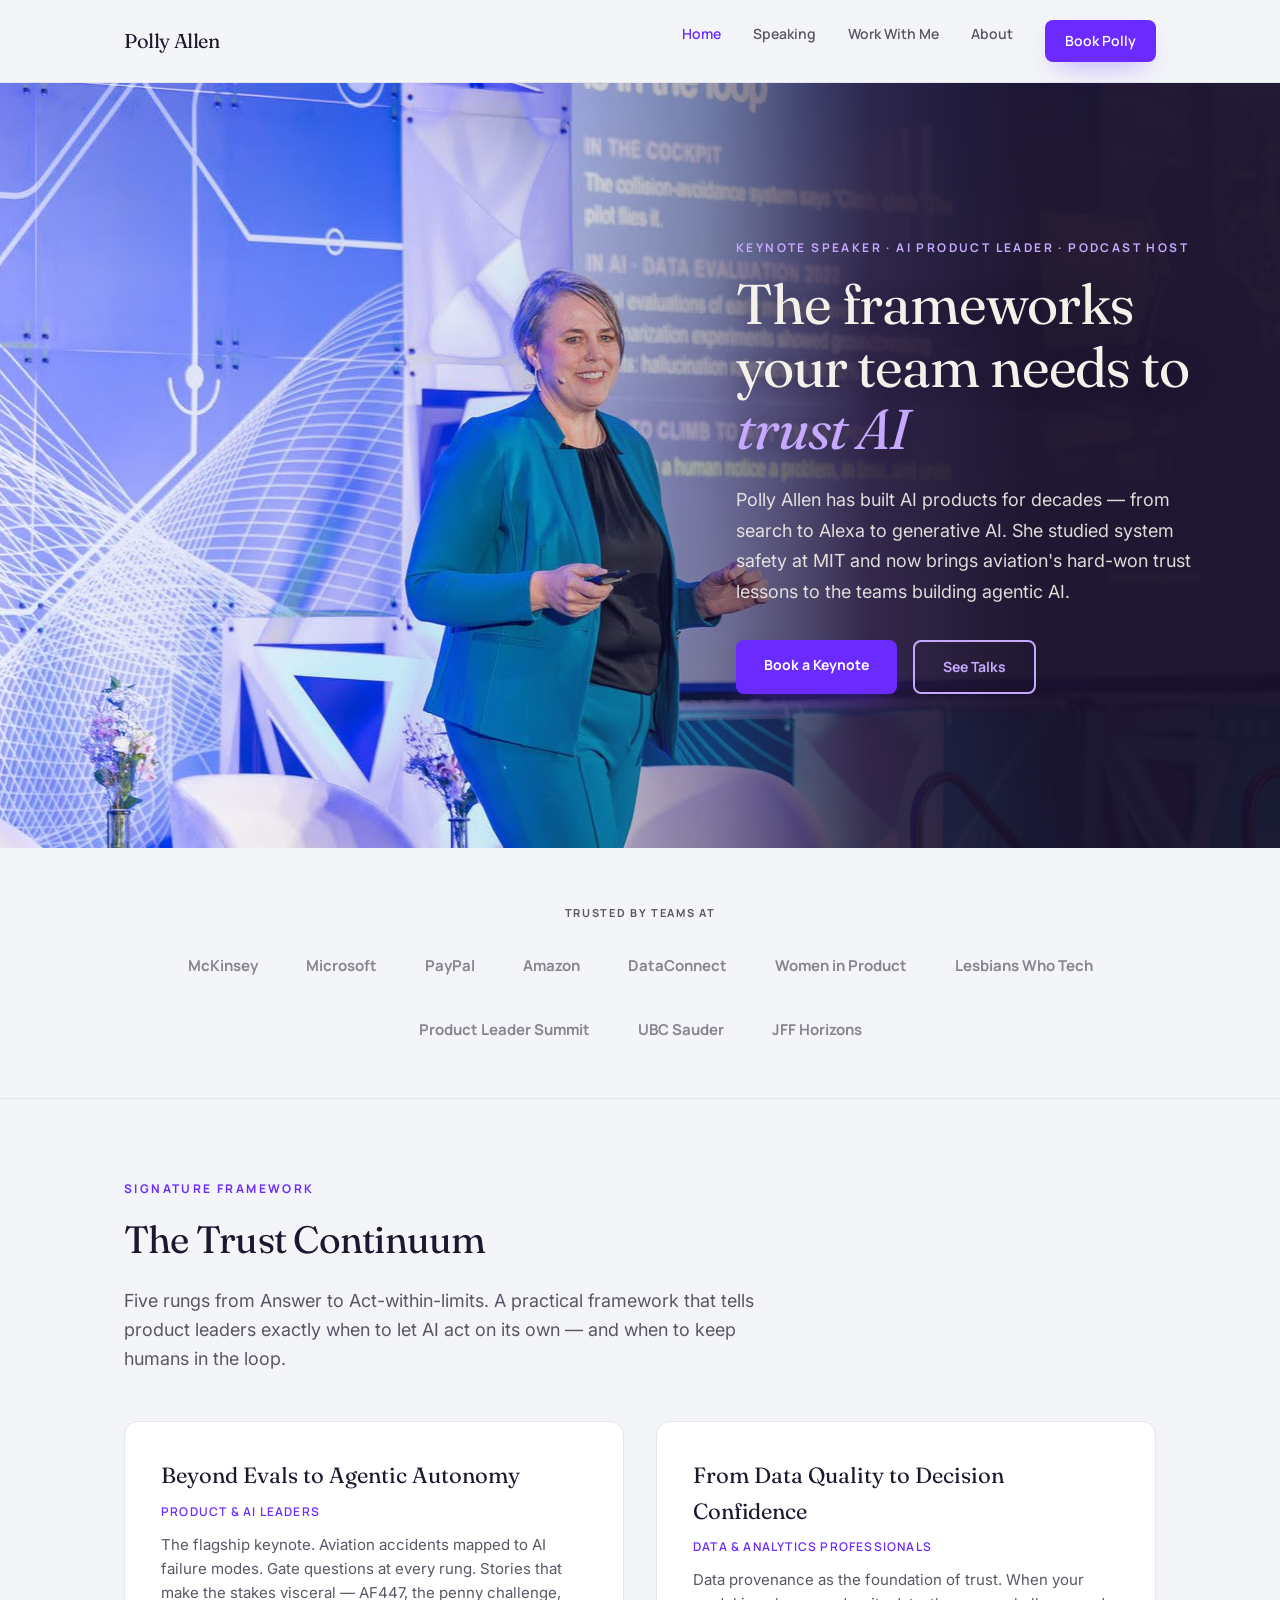
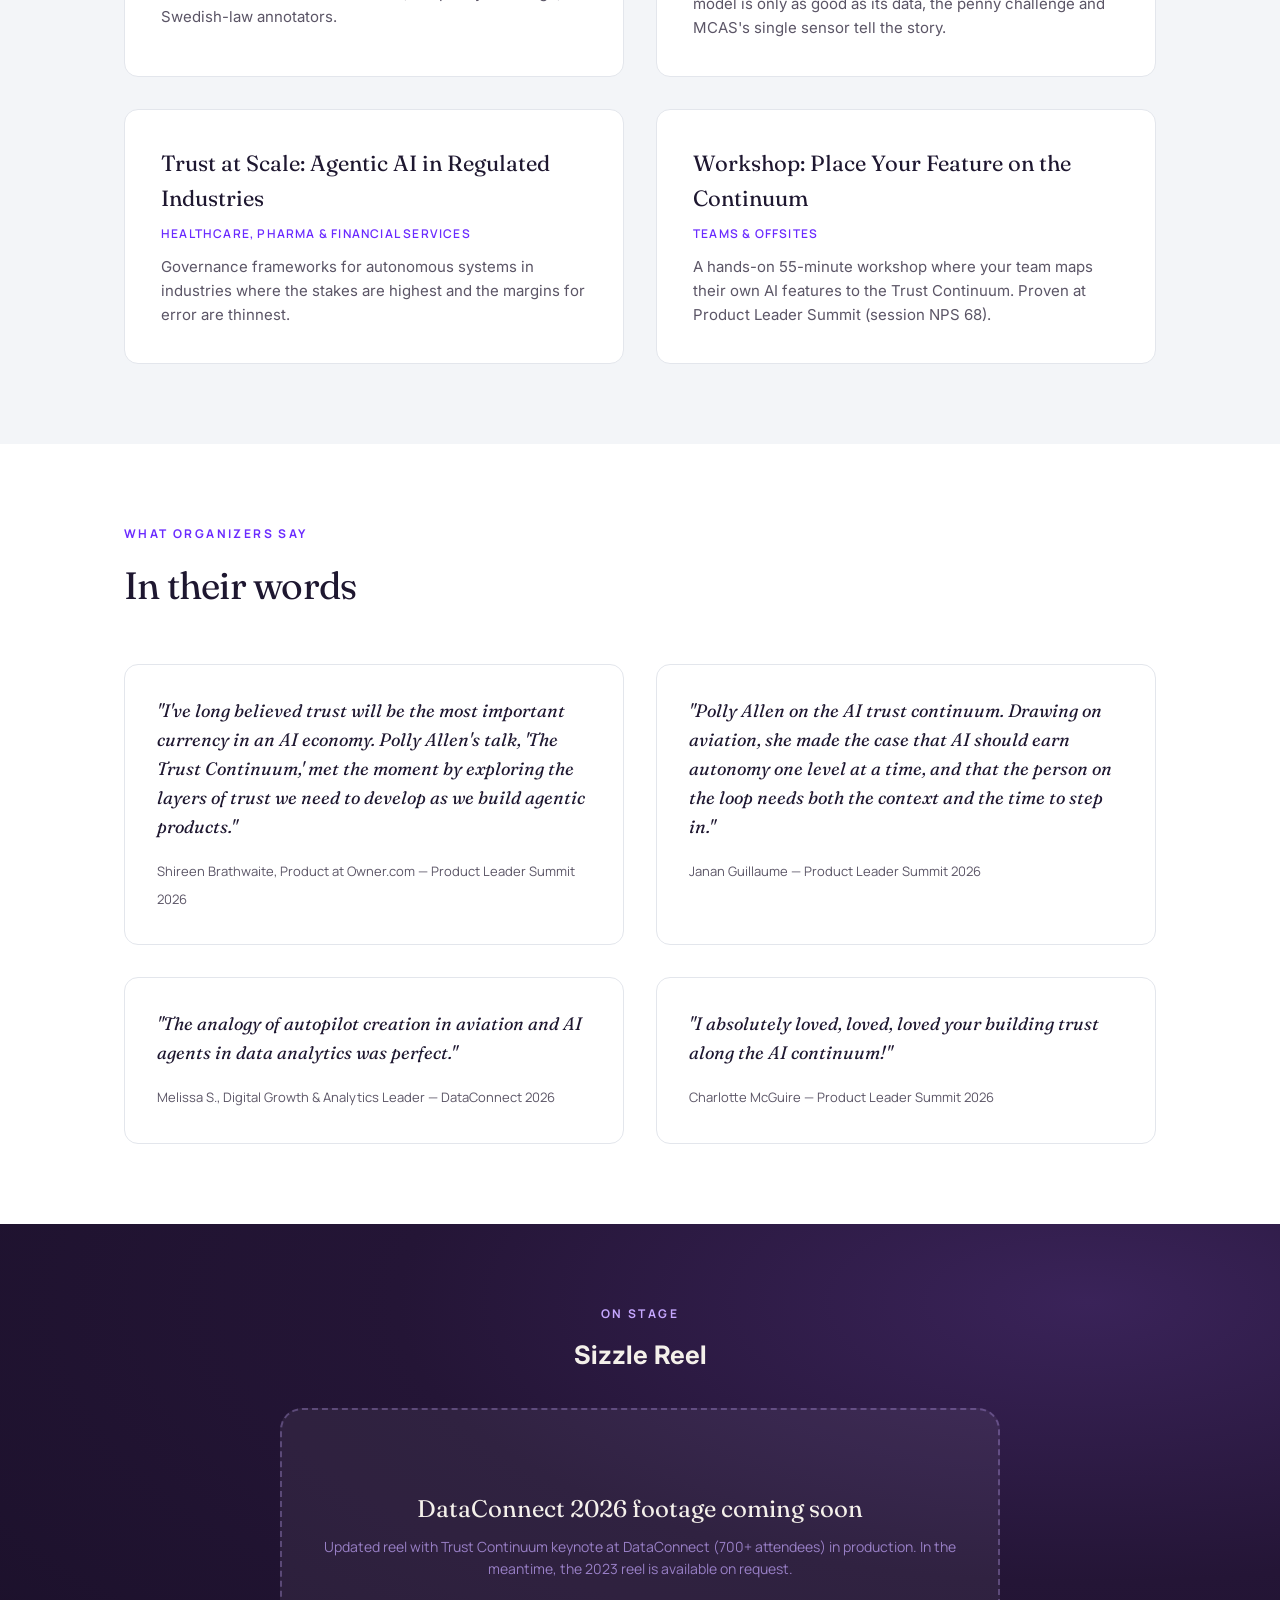
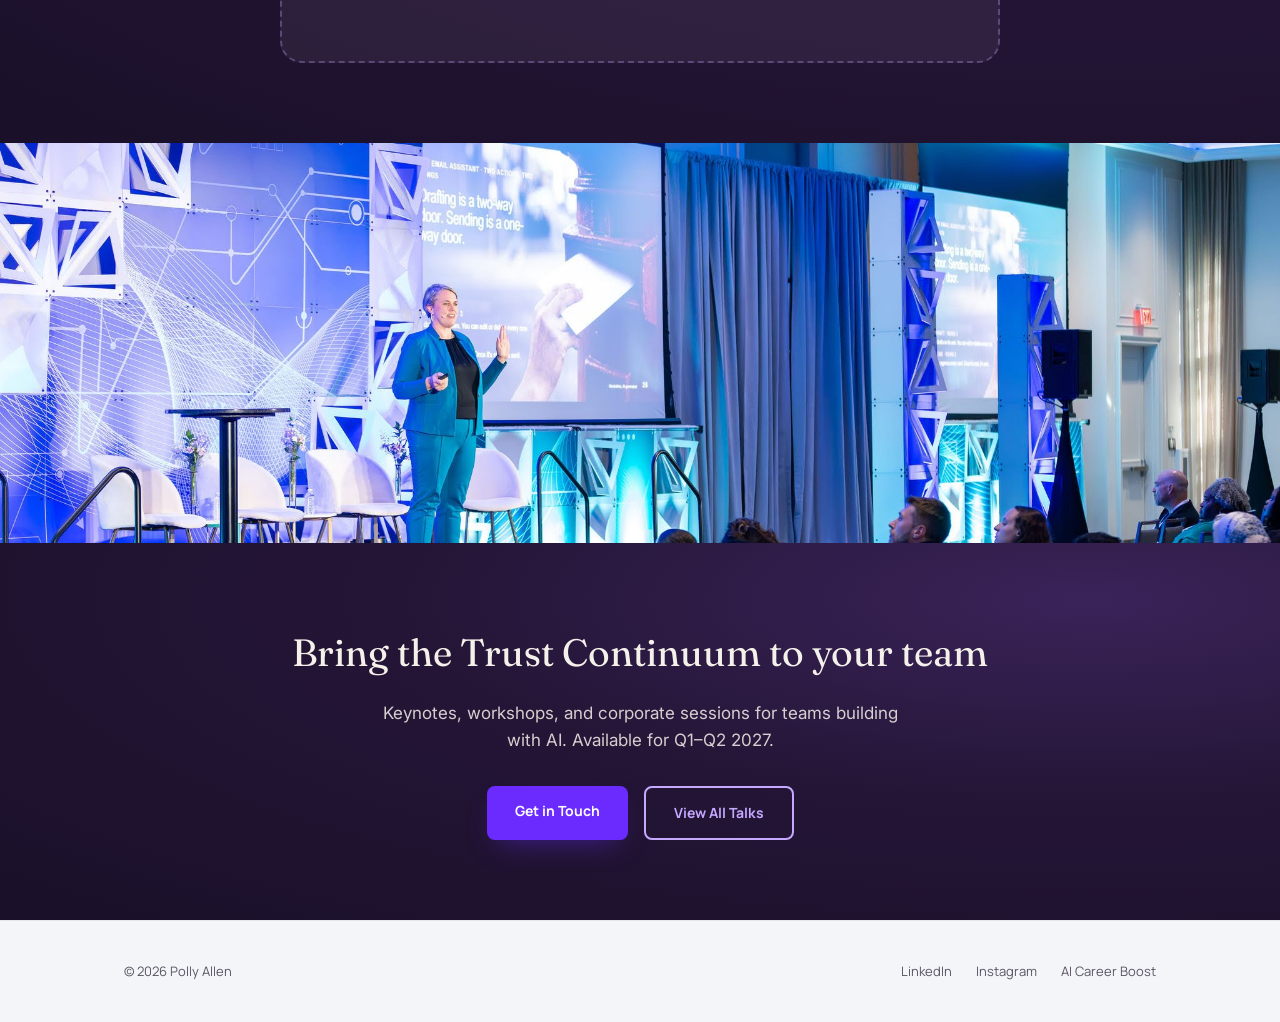
<file: index.html>
<!DOCTYPE html>
<html lang="en">
<head>
  <meta charset="UTF-8">
  <meta name="viewport" content="width=device-width, initial-scale=1.0">
  <title>Polly Allen — AI Keynote Speaker &amp; Product Leader</title>
  <meta name="description" content="Polly Allen is an AI keynote speaker and product leader. Her signature talk, The Trust Continuum, maps aviation safety to agentic AI autonomy.">
  <link rel="stylesheet" href="css/style.css">
</head>
<body>

  <!-- Nav -->
  <nav class="site-nav">
    <div class="wrap">
      <a href="index.html" class="site-nav__name">Polly Allen</a>
      <ul class="site-nav__links">
        <li><a href="index.html" class="active">Home</a></li>
        <li><a href="speaking.html">Speaking</a></li>
        <li><a href="work.html">Work With Me</a></li>
        <li><a href="about.html">About</a></li>
        <li><a href="mailto:speaking@pollymallen.com" class="btn btn-primary" style="padding:10px 20px; color:#fff;">Book Polly</a></li>
      </ul>
    </div>
  </nav>

  <!-- Hero -->
  <section class="hero">
    <div class="hero__content">
      <div class="hero__text">
        <p class="hero__eyebrow">Keynote Speaker · AI Product Leader · Podcast Host</p>
        <h1>The frameworks your team needs to <em>trust AI</em></h1>
        <p class="hero__sub">Polly Allen has built AI products for decades — from search to Alexa to generative AI. She studied system safety at MIT and now brings aviation's hard-won trust lessons to the teams building agentic AI.</p>
        <div style="display:flex; gap:16px; flex-wrap:wrap;">
          <a href="mailto:speaking@pollymallen.com" class="btn btn-primary">Book a Keynote</a>
          <a href="speaking.html" class="btn btn-outline">See Talks</a>
        </div>
      </div>
    </div>
  </section>

  <!-- Logos -->
  <div class="logos">
    <div class="wrap">
      <p class="logos__label">Trusted by teams at</p>
      <div class="logos__grid">
        <span>McKinsey</span>
        <span>Microsoft</span>
        <span>PayPal</span>
        <span>Amazon</span>
        <span>DataConnect</span>
        <span>Women in Product</span>
        <span>Lesbians Who Tech</span>
        <span>Product Leader Summit</span>
        <span>UBC Sauder</span>
        <span>JFF Horizons</span>
      </div>
    </div>
  </div>

  <!-- Framework preview -->
  <section class="section">
    <div class="wrap">
      <p class="section__eyebrow">Signature Framework</p>
      <h2>The Trust Continuum</h2>
      <p class="section__lead">Five rungs from Answer to Act-within-limits. A practical framework that tells product leaders exactly when to let AI act on its own — and when to keep humans in the loop.</p>

      <div class="talks-grid">
        <div class="talk-card">
          <h3>Beyond Evals to Agentic Autonomy</h3>
          <p class="audience">Product &amp; AI Leaders</p>
          <p>The flagship keynote. Aviation accidents mapped to AI failure modes. Gate questions at every rung. Stories that make the stakes visceral — AF447, the penny challenge, Swedish-law annotators.</p>
        </div>
        <div class="talk-card">
          <h3>From Data Quality to Decision Confidence</h3>
          <p class="audience">Data &amp; Analytics Professionals</p>
          <p>Data provenance as the foundation of trust. When your model is only as good as its data, the penny challenge and MCAS's single sensor tell the story.</p>
        </div>
        <div class="talk-card">
          <h3>Trust at Scale: Agentic AI in Regulated Industries</h3>
          <p class="audience">Healthcare, Pharma &amp; Financial Services</p>
          <p>Governance frameworks for autonomous systems in industries where the stakes are highest and the margins for error are thinnest.</p>
        </div>
        <div class="talk-card">
          <h3>Workshop: Place Your Feature on the Continuum</h3>
          <p class="audience">Teams &amp; Offsites</p>
          <p>A hands-on 55-minute workshop where your team maps their own AI features to the Trust Continuum. Proven at Product Leader Summit (session NPS 68).</p>
        </div>
      </div>
    </div>
  </section>

  <!-- Quotes -->
  <section class="section section--alt">
    <div class="wrap">
      <p class="section__eyebrow">What Organizers Say</p>
      <h2>In their words</h2>
      <p class="section__lead"></p>

      <div class="quotes-grid">
        <div class="quote-card">
          <blockquote>"I've long believed trust will be the most important currency in an AI economy. Polly Allen's talk, 'The Trust Continuum,' met the moment by exploring the layers of trust we need to develop as we build agentic products."</blockquote>
          <cite>Shireen Brathwaite, Product at Owner.com — Product Leader Summit 2026</cite>
        </div>
        <div class="quote-card">
          <blockquote>"Polly Allen on the AI trust continuum. Drawing on aviation, she made the case that AI should earn autonomy one level at a time, and that the person on the loop needs both the context and the time to step in."</blockquote>
          <cite>Janan Guillaume — Product Leader Summit 2026</cite>
        </div>
        <div class="quote-card">
          <blockquote>"The analogy of autopilot creation in aviation and AI agents in data analytics was perfect."</blockquote>
          <cite>Melissa S., Digital Growth &amp; Analytics Leader — DataConnect 2026</cite>
        </div>
        <div class="quote-card">
          <blockquote>"I absolutely loved, loved, loved your building trust along the AI continuum!"</blockquote>
          <cite>Charlotte McGuire — Product Leader Summit 2026</cite>
        </div>
      </div>
    </div>
  </section>

  <!-- Sizzle reel -->
  <section class="reel-section">
    <div class="wrap" style="text-align:center;">
      <p class="section__eyebrow" style="color:var(--lilac);">On Stage</p>
      <h2 style="color:var(--cream); margin-bottom:32px;">Sizzle Reel</h2>
      <div class="reel-placeholder">
        <p class="reel-title">DataConnect 2026 footage coming soon</p>
        <p>Updated reel with Trust Continuum keynote at DataConnect (700+ attendees) in production. In the meantime, the 2023 reel is available on request.</p>
      </div>
    </div>
  </section>

  <!-- Stage photo -->
  <img src="img/polly-audience.jpg" alt="Full audience at DataConnect 2026 during Polly Allen's Trust Continuum keynote" class="stage-photo">

  <!-- CTA -->
  <section class="cta-banner">
    <div class="wrap">
      <h2>Bring the Trust Continuum to your team</h2>
      <p>Keynotes, workshops, and corporate sessions for teams building with AI. Available for Q1–Q2 2027.</p>
      <div class="btn-group">
        <a href="mailto:speaking@pollymallen.com" class="btn btn-primary">Get in Touch</a>
        <a href="speaking.html" class="btn btn-outline">View All Talks</a>
      </div>
    </div>
  </section>

  <!-- Footer -->
  <footer class="site-footer">
    <div class="wrap">
      <span>&copy; 2026 Polly Allen</span>
      <ul class="site-footer__links">
        <li><a href="https://www.linkedin.com/in/pollymallen/" target="_blank" rel="noopener">LinkedIn</a></li>
        <li><a href="https://www.instagram.com/pollymallen/" target="_blank" rel="noopener">Instagram</a></li>
        <li><a href="https://aicareerboost.com" target="_blank" rel="noopener">AI Career Boost</a></li>
      </ul>
    </div>
  </footer>

</body>
</html>
</file>
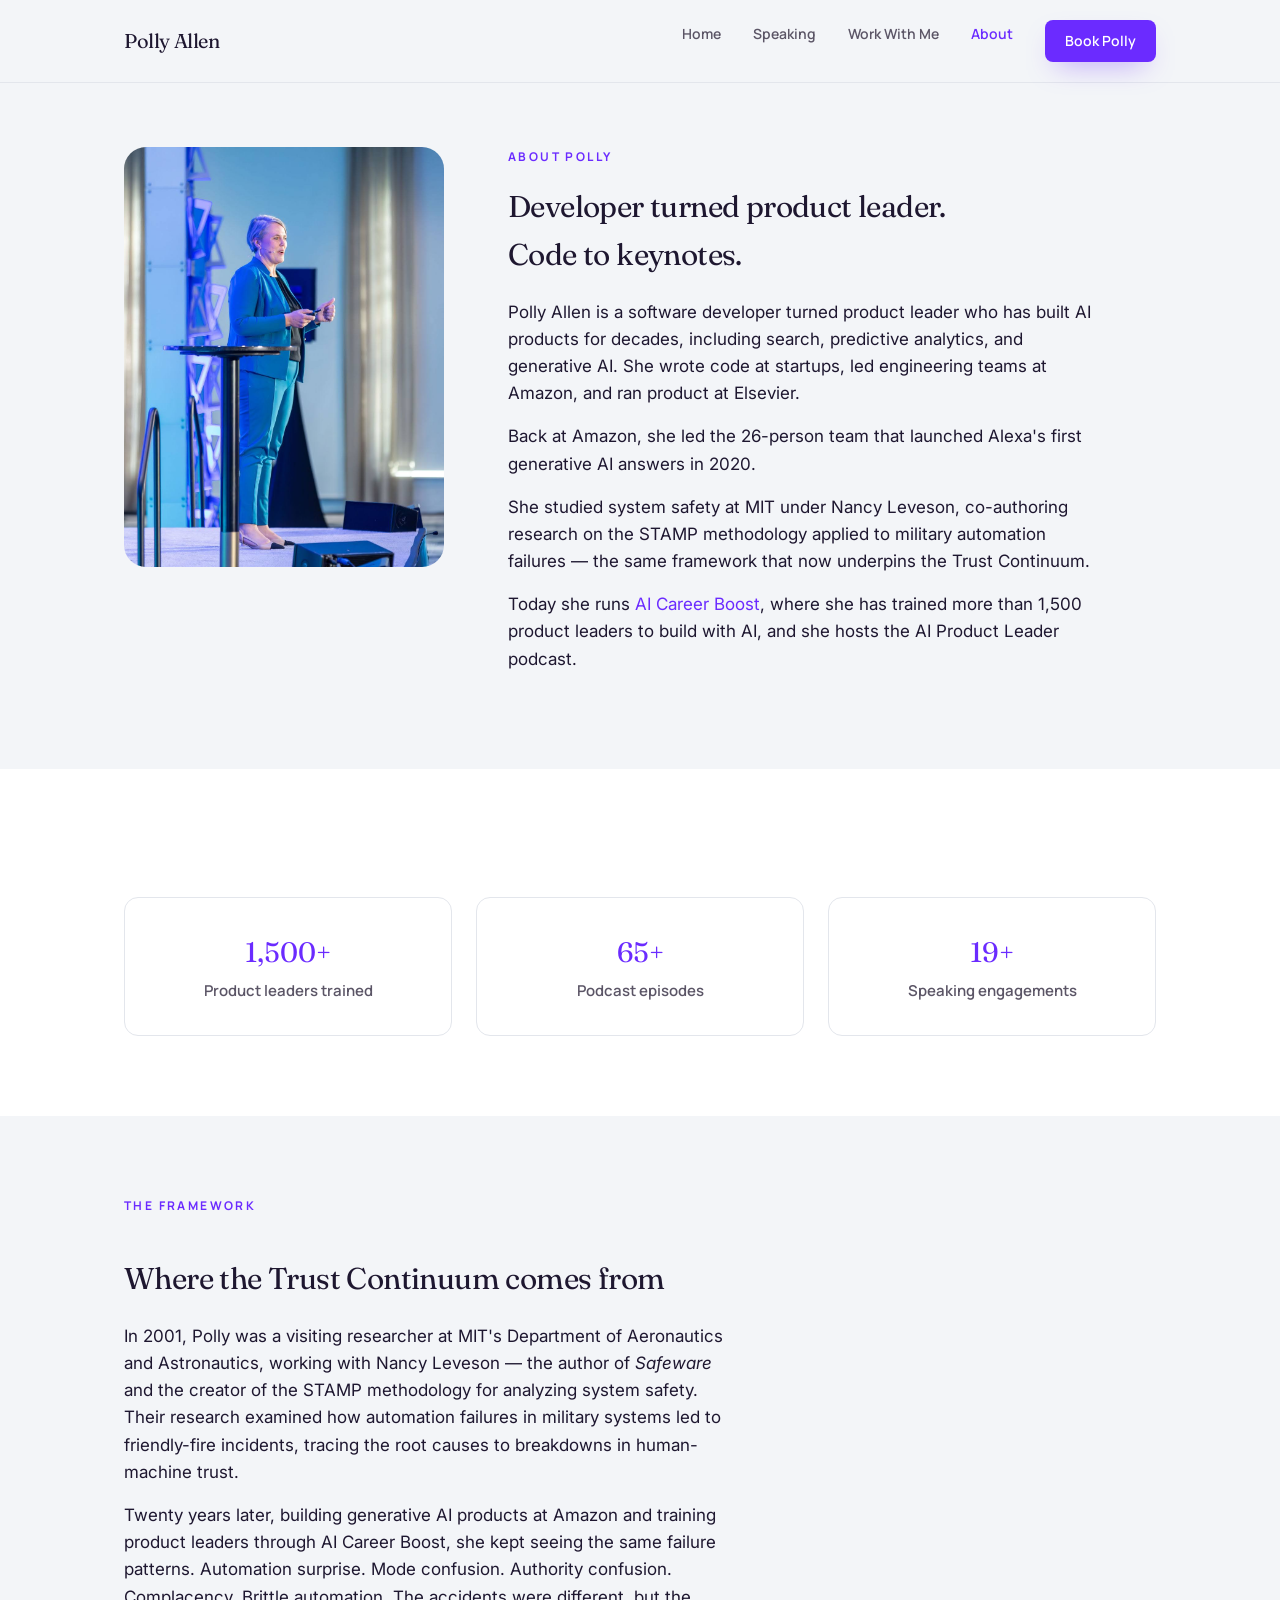
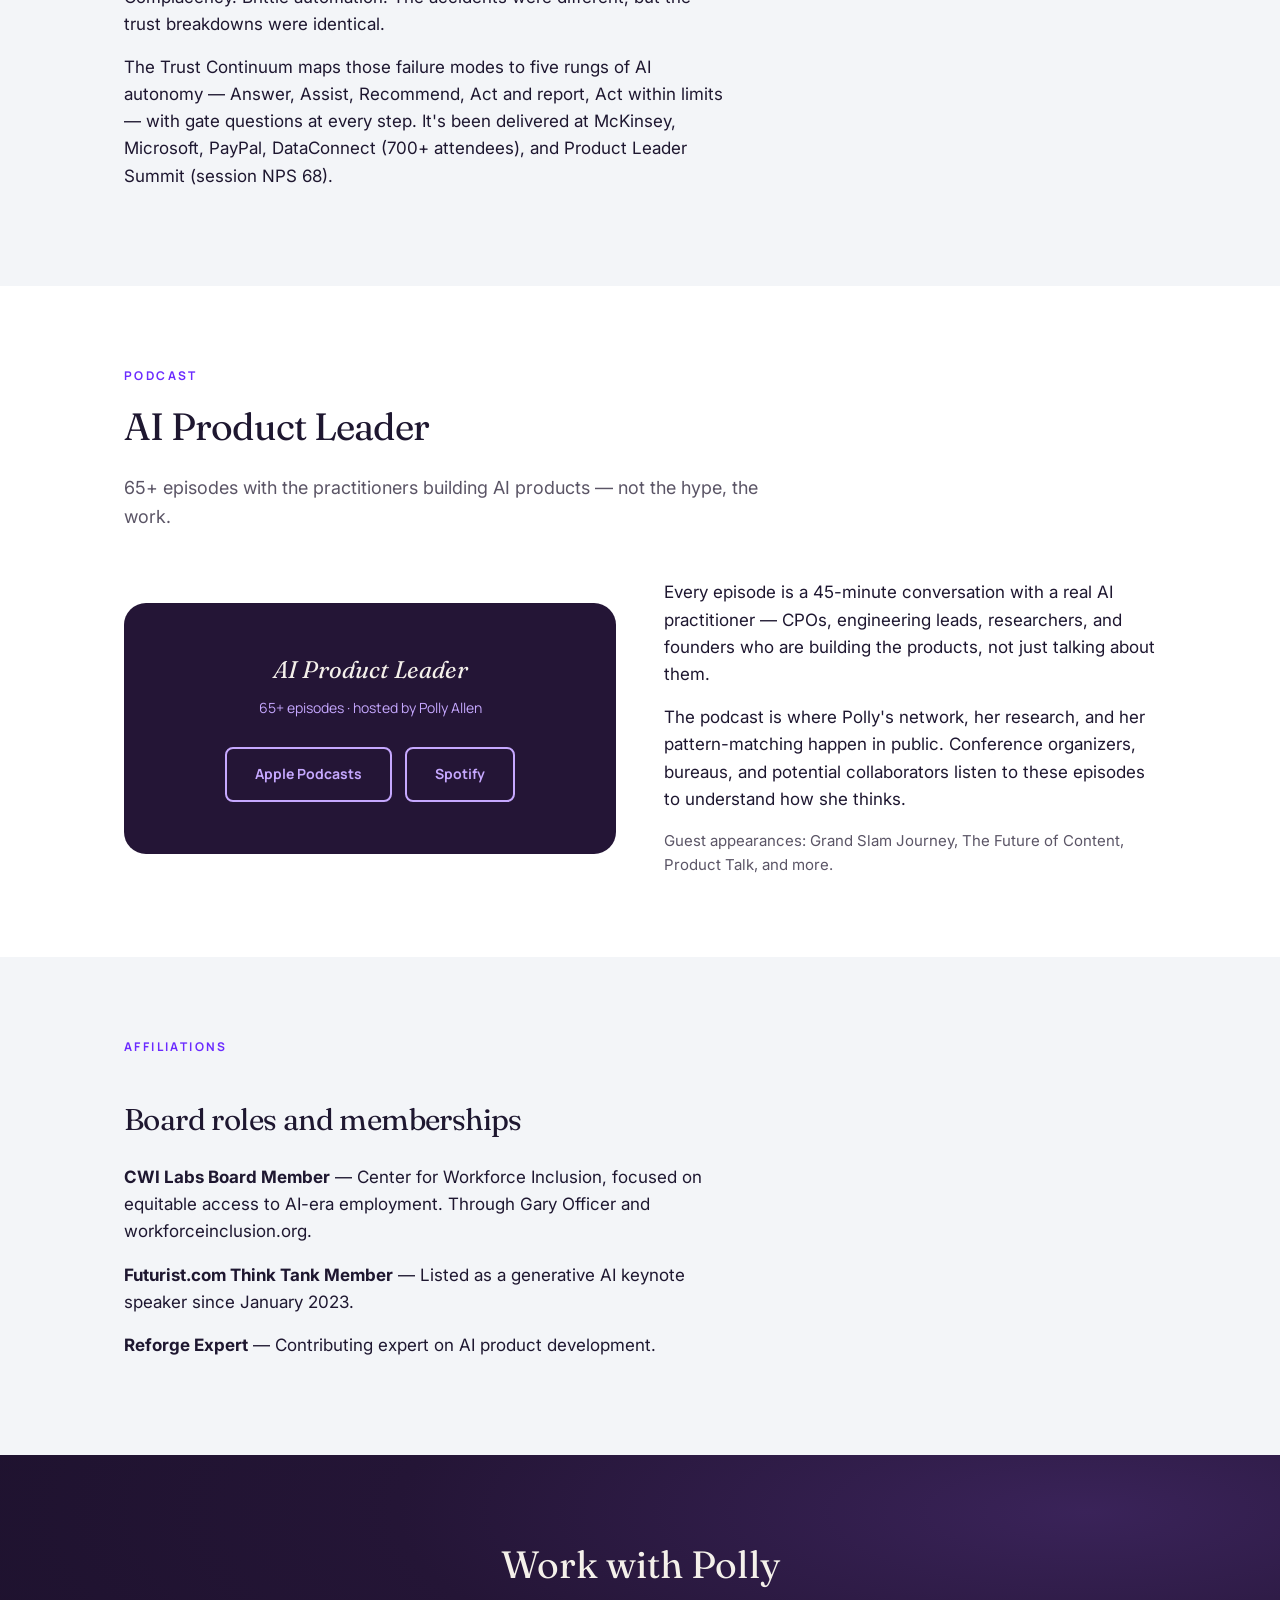
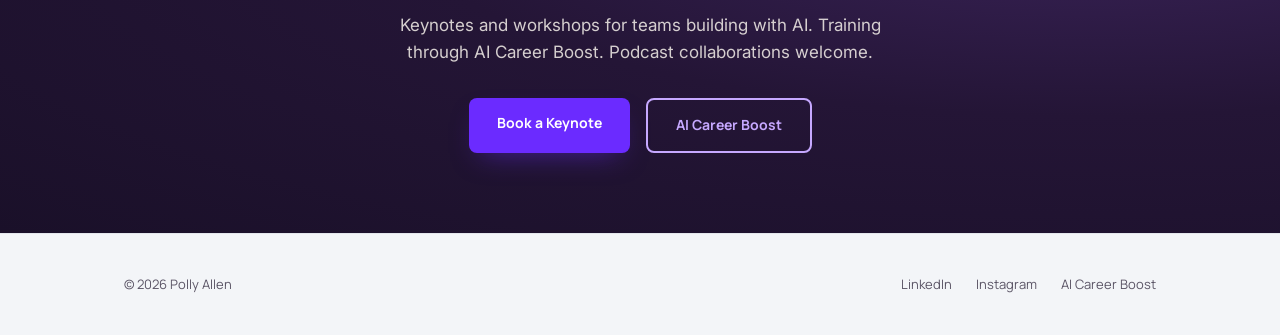
<file: about.html>
<!DOCTYPE html>
<html lang="en">
<head>
  <meta charset="UTF-8">
  <meta name="viewport" content="width=device-width, initial-scale=1.0">
  <title>About — Polly Allen</title>
  <meta name="description" content="Polly Allen: software developer turned product leader, MIT system safety researcher, Alexa AI team lead, and host of the AI Product Leader podcast.">
  <link rel="stylesheet" href="css/style.css">
</head>
<body>

  <!-- Nav -->
  <nav class="site-nav">
    <div class="wrap">
      <a href="index.html" class="site-nav__name">Polly Allen</a>
      <ul class="site-nav__links">
        <li><a href="index.html">Home</a></li>
        <li><a href="speaking.html">Speaking</a></li>
        <li><a href="work.html">Work With Me</a></li>
        <li><a href="about.html" class="active">About</a></li>
        <li><a href="mailto:speaking@pollymallen.com" class="btn btn-primary" style="padding:10px 20px; color:#fff;">Book Polly</a></li>
      </ul>
    </div>
  </nav>

  <!-- About hero -->
  <section class="section" style="padding-top:64px;">
    <div class="wrap">
      <div class="about-hero">
        <img src="img/polly-speaking.jpg" alt="Polly Allen" class="about-hero__photo">
        <div class="about-content">
          <p class="section__eyebrow">About Polly</p>
          <h2 style="margin-top:8px;">Developer turned product leader. <br>Code to keynotes.</h2>
          <p>Polly Allen is a software developer turned product leader who has built AI products for decades, including search, predictive analytics, and generative AI. She wrote code at startups, led engineering teams at Amazon, and ran product at Elsevier.</p>
          <p>Back at Amazon, she led the 26-person team that launched Alexa's first generative AI answers in 2020.</p>
          <p>She studied system safety at MIT under Nancy Leveson, co-authoring research on the STAMP methodology applied to military automation failures — the same framework that now underpins the Trust Continuum.</p>
          <p>Today she runs <a href="https://aicareerboost.com">AI Career Boost</a>, where she has trained more than 1,500 product leaders to build with AI, and she hosts the AI Product Leader podcast.</p>
        </div>
      </div>
    </div>
  </section>

  <!-- Credentials -->
  <section class="section section--alt">
    <div class="wrap">
      <div class="credentials-grid">
        <div class="credential">
          <div class="number">1,500+</div>
          <div class="label">Product leaders trained</div>
        </div>
        <div class="credential">
          <div class="number">65+</div>
          <div class="label">Podcast episodes</div>
        </div>
        <div class="credential">
          <div class="number">19+</div>
          <div class="label">Speaking engagements</div>
        </div>
      </div>
    </div>
  </section>

  <!-- The Trust Continuum origin -->
  <section class="section">
    <div class="wrap">
      <div class="about-content" style="max-width:720px;">
        <p class="section__eyebrow">The Framework</p>
        <h2>Where the Trust Continuum comes from</h2>
        <p>In 2001, Polly was a visiting researcher at MIT's Department of Aeronautics and Astronautics, working with Nancy Leveson — the author of <em>Safeware</em> and the creator of the STAMP methodology for analyzing system safety. Their research examined how automation failures in military systems led to friendly-fire incidents, tracing the root causes to breakdowns in human-machine trust.</p>
        <p>Twenty years later, building generative AI products at Amazon and training product leaders through AI Career Boost, she kept seeing the same failure patterns. Automation surprise. Mode confusion. Authority confusion. Complacency. Brittle automation. The accidents were different, but the trust breakdowns were identical.</p>
        <p>The Trust Continuum maps those failure modes to five rungs of AI autonomy — Answer, Assist, Recommend, Act and report, Act within limits — with gate questions at every step. It's been delivered at McKinsey, Microsoft, PayPal, DataConnect (700+ attendees), and Product Leader Summit (session NPS 68).</p>
      </div>
    </div>
  </section>

  <!-- Podcast -->
  <section class="section section--alt">
    <div class="wrap">
      <p class="section__eyebrow">Podcast</p>
      <h2>AI Product Leader</h2>
      <p class="section__lead">65+ episodes with the practitioners building AI products — not the hype, the work.</p>

      <div class="podcast-feature">
        <div class="podcast-feature__art">
          <p class="title">AI Product Leader</p>
          <p class="eps">65+ episodes · hosted by Polly Allen</p>
          <div style="margin-top:24px;">
            <a href="https://podcasts.apple.com/podcast/ai-product-leader" target="_blank" rel="noopener" class="btn btn-outline" style="margin:4px;">Apple Podcasts</a>
            <a href="https://open.spotify.com/show/ai-product-leader" target="_blank" rel="noopener" class="btn btn-outline" style="margin:4px;">Spotify</a>
          </div>
        </div>
        <div>
          <p style="margin-bottom:16px;">Every episode is a 45-minute conversation with a real AI practitioner — CPOs, engineering leads, researchers, and founders who are building the products, not just talking about them.</p>
          <p style="margin-bottom:16px;">The podcast is where Polly's network, her research, and her pattern-matching happen in public. Conference organizers, bureaus, and potential collaborators listen to these episodes to understand how she thinks.</p>
          <p style="color:var(--muted); font-size:0.9375rem;">Guest appearances: Grand Slam Journey, The Future of Content, Product Talk, and more.</p>
        </div>
      </div>
    </div>
  </section>

  <!-- Board + credentials -->
  <section class="section">
    <div class="wrap">
      <div class="about-content" style="max-width:720px;">
        <p class="section__eyebrow">Affiliations</p>
        <h2>Board roles and memberships</h2>
        <p><strong>CWI Labs Board Member</strong> — Center for Workforce Inclusion, focused on equitable access to AI-era employment. Through Gary Officer and workforceinclusion.org.</p>
        <p><strong>Futurist.com Think Tank Member</strong> — Listed as a generative AI keynote speaker since January 2023.</p>
        <p><strong>Reforge Expert</strong> — Contributing expert on AI product development.</p>
      </div>
    </div>
  </section>

  <!-- CTA -->
  <section class="cta-banner">
    <div class="wrap">
      <h2>Work with Polly</h2>
      <p>Keynotes and workshops for teams building with AI. Training through AI Career Boost. Podcast collaborations welcome.</p>
      <div class="btn-group">
        <a href="mailto:speaking@pollymallen.com" class="btn btn-primary">Book a Keynote</a>
        <a href="https://aicareerboost.com" class="btn btn-outline" target="_blank" rel="noopener">AI Career Boost</a>
      </div>
    </div>
  </section>

  <!-- Footer -->
  <footer class="site-footer">
    <div class="wrap">
      <span>&copy; 2026 Polly Allen</span>
      <ul class="site-footer__links">
        <li><a href="https://www.linkedin.com/in/pollymallen/" target="_blank" rel="noopener">LinkedIn</a></li>
        <li><a href="https://www.instagram.com/pollymallen/" target="_blank" rel="noopener">Instagram</a></li>
        <li><a href="https://aicareerboost.com" target="_blank" rel="noopener">AI Career Boost</a></li>
      </ul>
    </div>
  </footer>

</body>
</html>
</file>
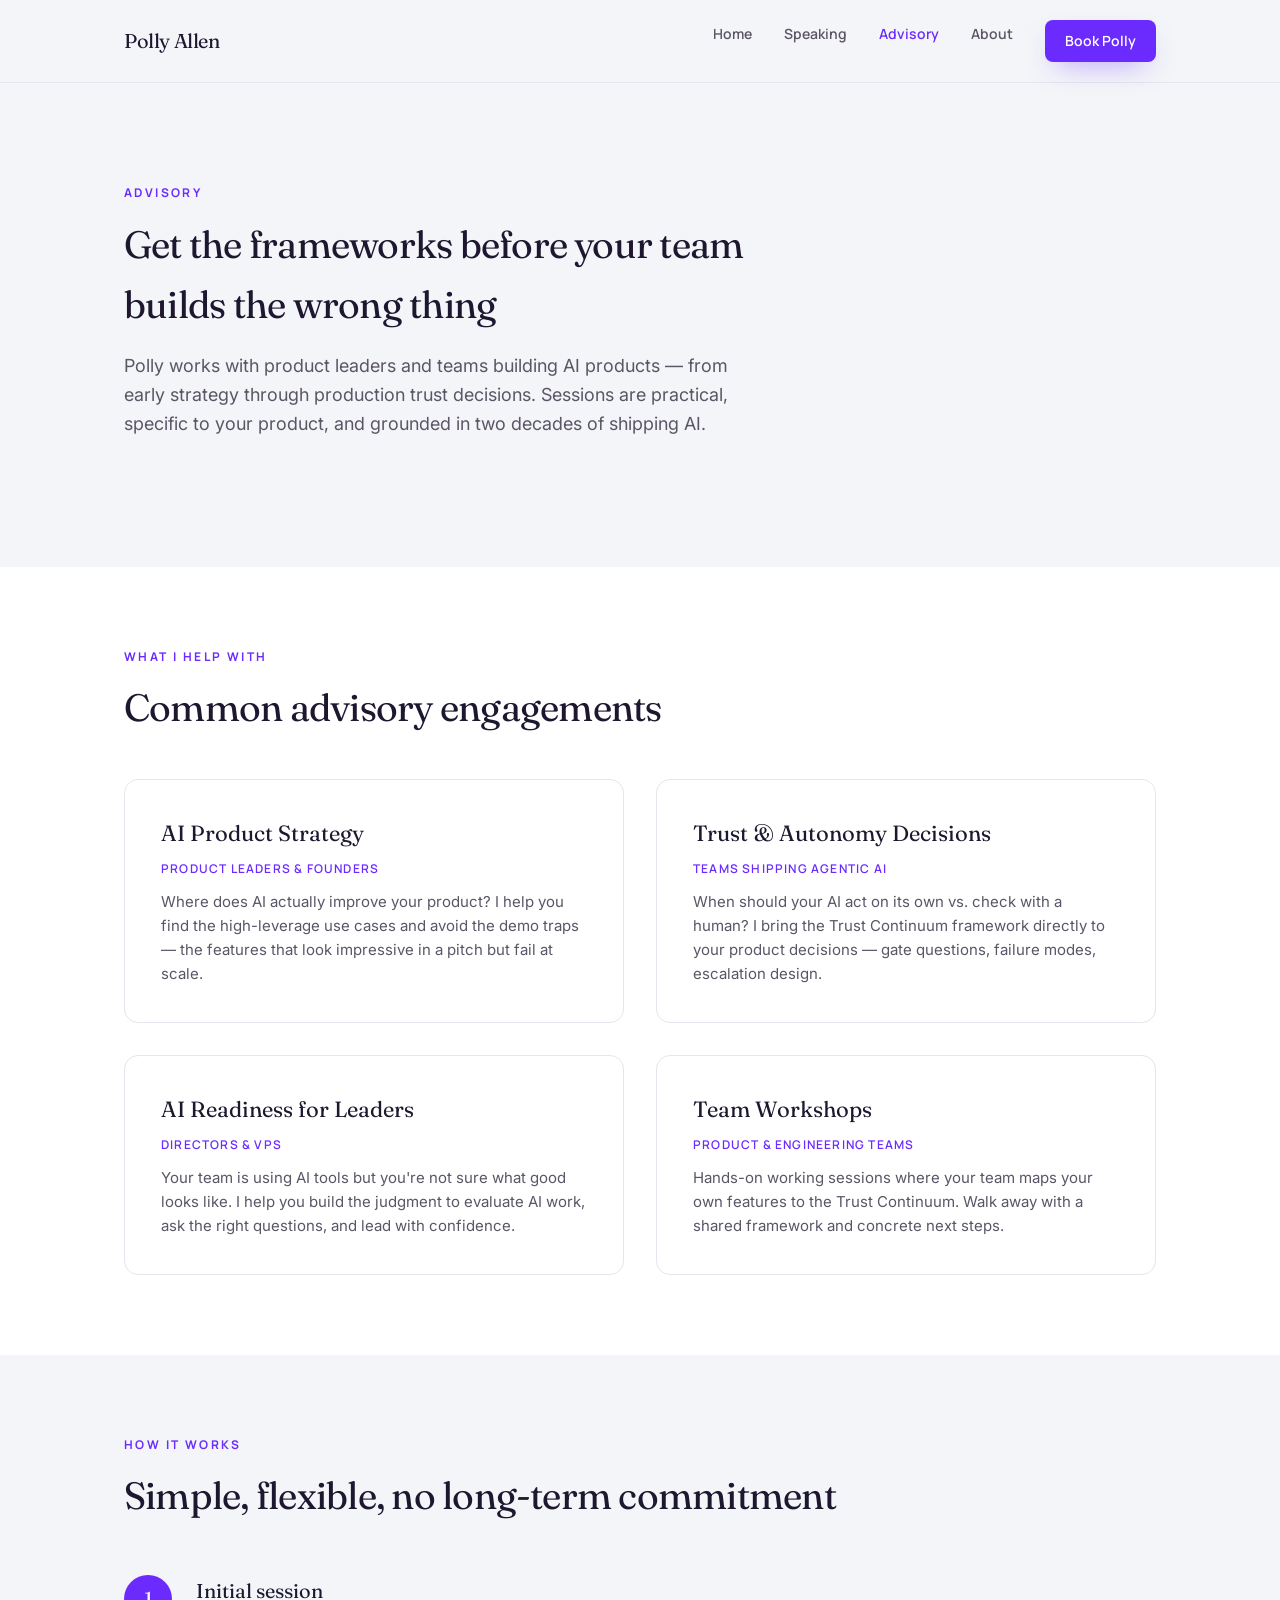
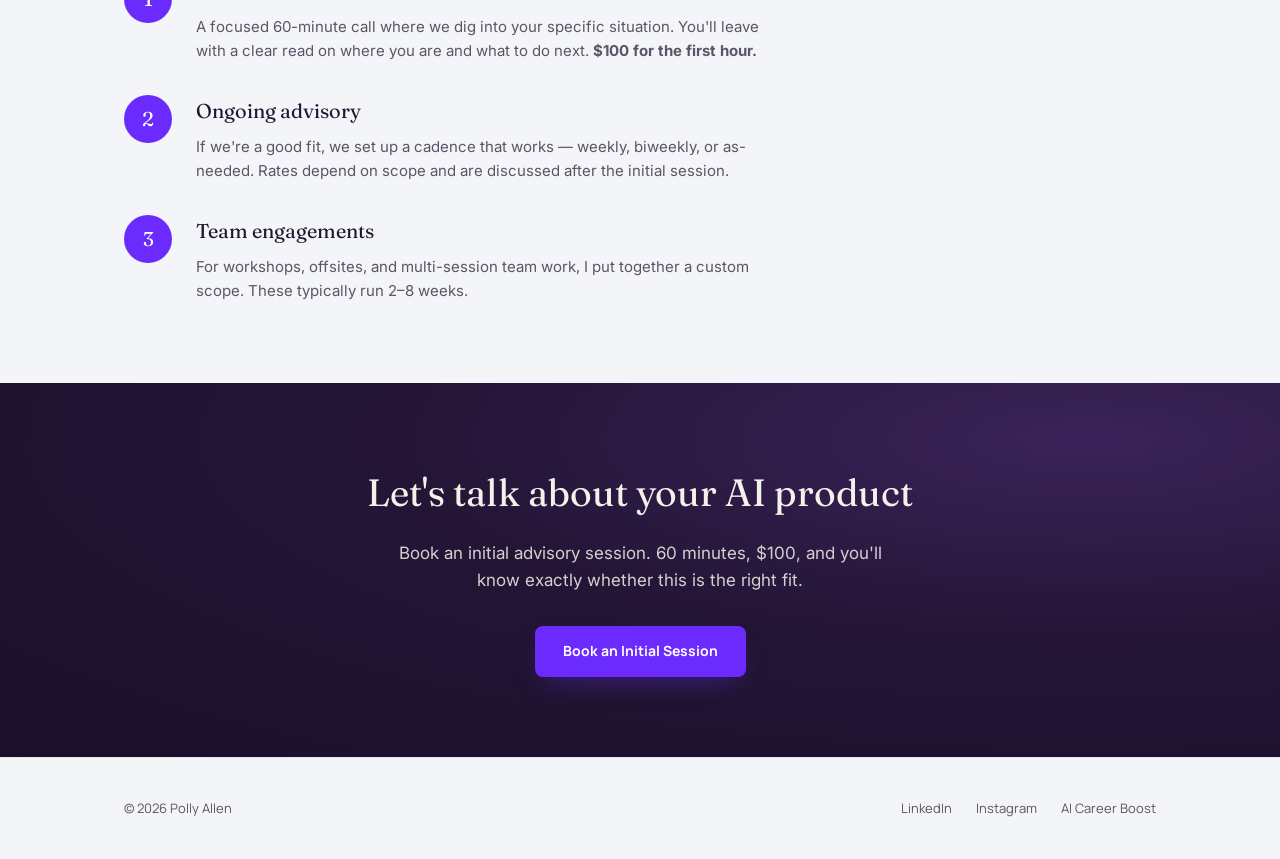
<file: advisory.html>
<!DOCTYPE html>
<html lang="en">
<head>
  <meta charset="UTF-8">
  <meta name="viewport" content="width=device-width, initial-scale=1.0">
  <title>Advisory — Polly Allen</title>
  <meta name="description" content="Book an advisory session with Polly Allen. AI product strategy, trust frameworks, and agentic AI consulting for product leaders and teams.">
  <link rel="stylesheet" href="css/style.css">
</head>
<body>

  <!-- Nav -->
  <nav class="site-nav">
    <div class="wrap">
      <a href="index.html" class="site-nav__name">Polly Allen</a>
      <ul class="site-nav__links">
        <li><a href="index.html">Home</a></li>
        <li><a href="speaking.html">Speaking</a></li>
        <li><a href="advisory.html" class="active">Advisory</a></li>
        <li><a href="about.html">About</a></li>
        <li><a href="mailto:speaking@pollymallen.com" class="btn btn-primary" style="padding:10px 20px; color:#fff;">Book Polly</a></li>
      </ul>
    </div>
  </nav>

  <!-- Advisory hero -->
  <section class="section" style="padding-top:100px;">
    <div class="wrap">
      <p class="section__eyebrow">Advisory</p>
      <h2 style="max-width:640px;">Get the frameworks before your team builds the wrong thing</h2>
      <p class="section__lead">Polly works with product leaders and teams building AI products — from early strategy through production trust decisions. Sessions are practical, specific to your product, and grounded in two decades of shipping AI.</p>
    </div>
  </section>

  <!-- What I help with -->
  <section class="section section--alt">
    <div class="wrap">
      <p class="section__eyebrow">What I Help With</p>
      <h2>Common advisory engagements</h2>
      <div class="talks-grid" style="margin-top:40px;">
        <div class="talk-card">
          <h3>AI Product Strategy</h3>
          <p class="audience">Product Leaders &amp; Founders</p>
          <p>Where does AI actually improve your product? I help you find the high-leverage use cases and avoid the demo traps — the features that look impressive in a pitch but fail at scale.</p>
        </div>
        <div class="talk-card">
          <h3>Trust &amp; Autonomy Decisions</h3>
          <p class="audience">Teams Shipping Agentic AI</p>
          <p>When should your AI act on its own vs. check with a human? I bring the Trust Continuum framework directly to your product decisions — gate questions, failure modes, escalation design.</p>
        </div>
        <div class="talk-card">
          <h3>AI Readiness for Leaders</h3>
          <p class="audience">Directors &amp; VPs</p>
          <p>Your team is using AI tools but you're not sure what good looks like. I help you build the judgment to evaluate AI work, ask the right questions, and lead with confidence.</p>
        </div>
        <div class="talk-card">
          <h3>Team Workshops</h3>
          <p class="audience">Product &amp; Engineering Teams</p>
          <p>Hands-on working sessions where your team maps your own features to the Trust Continuum. Walk away with a shared framework and concrete next steps.</p>
        </div>
      </div>
    </div>
  </section>

  <!-- How it works -->
  <section class="section">
    <div class="wrap">
      <p class="section__eyebrow">How It Works</p>
      <h2>Simple, flexible, no long-term commitment</h2>
      <div class="advisory-steps">
        <div class="advisory-step">
          <span class="advisory-step__number">1</span>
          <div>
            <h3>Initial session</h3>
            <p>A focused 60-minute call where we dig into your specific situation. You'll leave with a clear read on where you are and what to do next. <strong>$100 for the first hour.</strong></p>
          </div>
        </div>
        <div class="advisory-step">
          <span class="advisory-step__number">2</span>
          <div>
            <h3>Ongoing advisory</h3>
            <p>If we're a good fit, we set up a cadence that works — weekly, biweekly, or as-needed. Rates depend on scope and are discussed after the initial session.</p>
          </div>
        </div>
        <div class="advisory-step">
          <span class="advisory-step__number">3</span>
          <div>
            <h3>Team engagements</h3>
            <p>For workshops, offsites, and multi-session team work, I put together a custom scope. These typically run 2–8 weeks.</p>
          </div>
        </div>
      </div>
    </div>
  </section>

  <!-- CTA -->
  <section class="cta-banner">
    <div class="wrap">
      <h2>Let's talk about your AI product</h2>
      <p>Book an initial advisory session. 60 minutes, $100, and you'll know exactly whether this is the right fit.</p>
      <div class="btn-group">
        <a href="mailto:speaking@pollymallen.com?subject=Advisory%20session%20inquiry" class="btn btn-primary">Book an Initial Session</a>
      </div>
    </div>
  </section>

  <!-- Footer -->
  <footer class="site-footer">
    <div class="wrap">
      <span>&copy; 2026 Polly Allen</span>
      <ul class="site-footer__links">
        <li><a href="https://www.linkedin.com/in/pollymallen/" target="_blank" rel="noopener">LinkedIn</a></li>
        <li><a href="https://www.instagram.com/pollymallen/" target="_blank" rel="noopener">Instagram</a></li>
        <li><a href="https://aicareerboost.com" target="_blank" rel="noopener">AI Career Boost</a></li>
      </ul>
    </div>
  </footer>

</body>
</html>
</file>
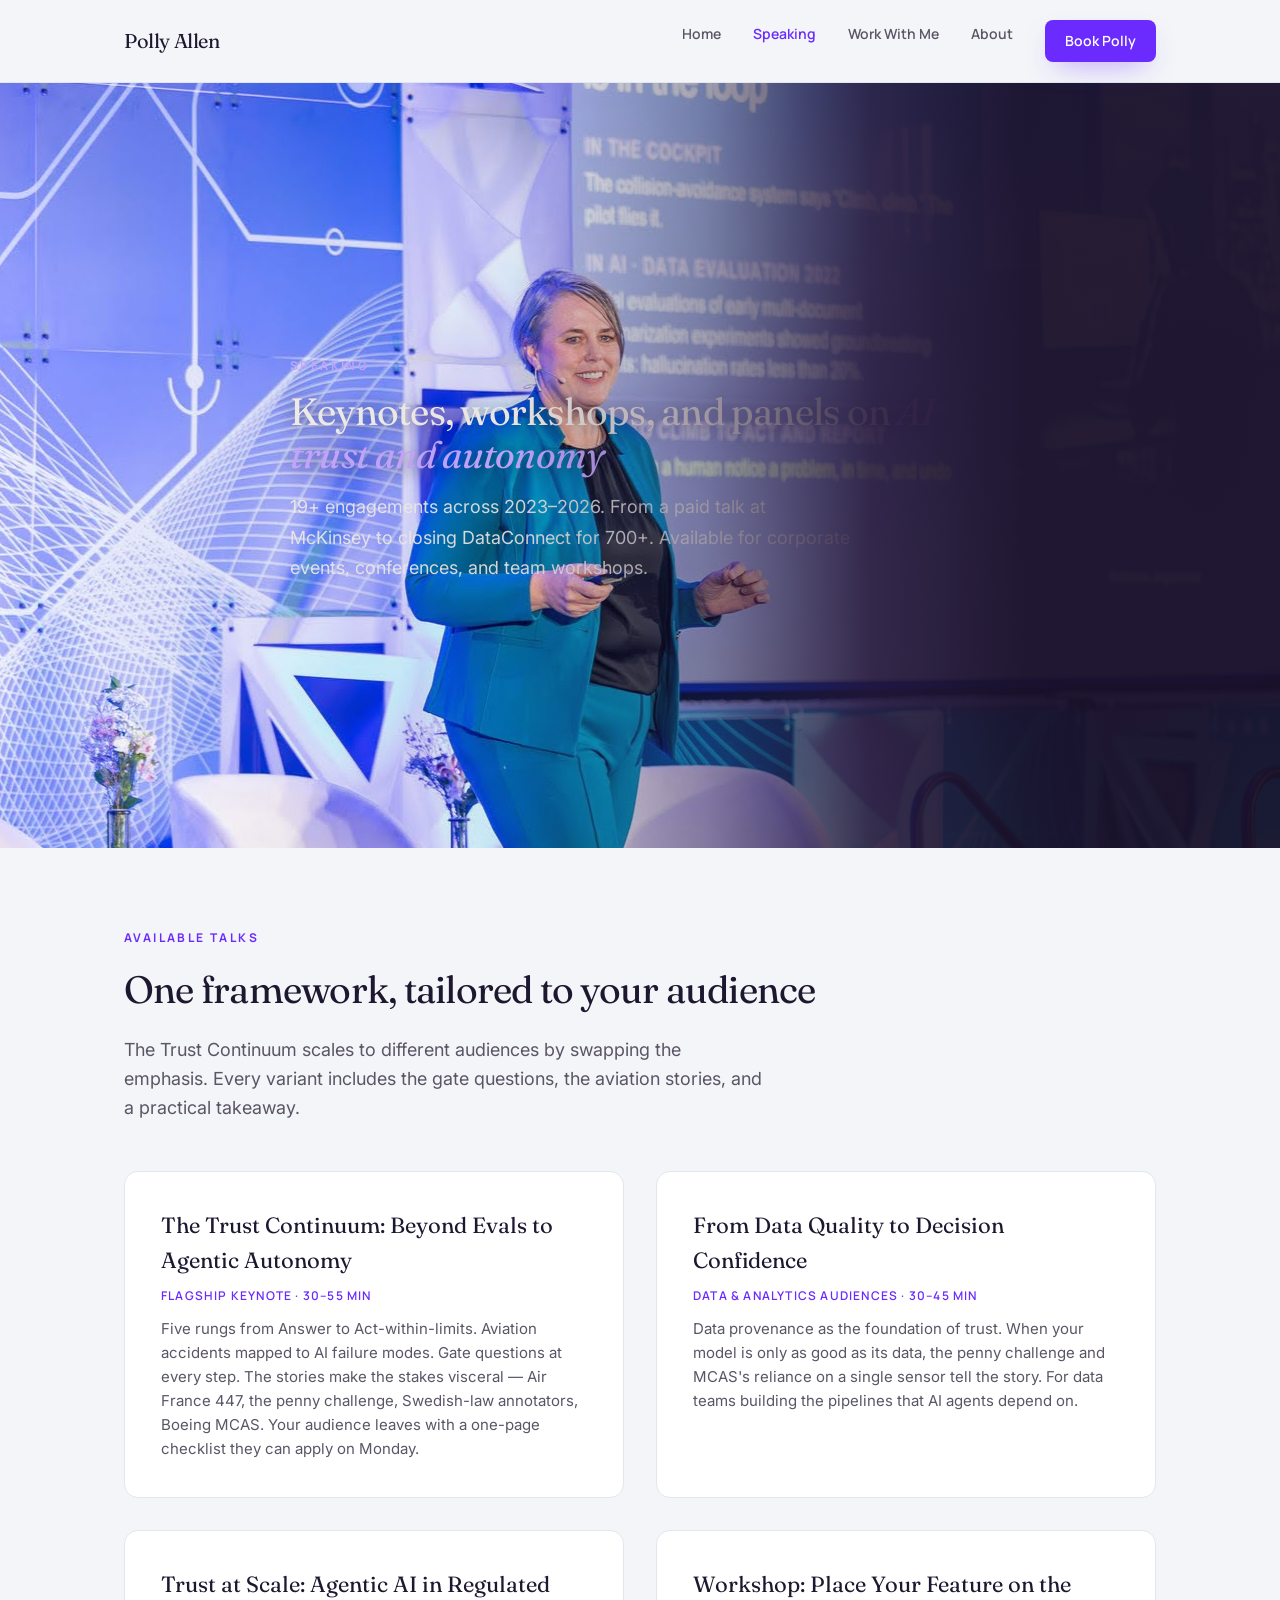
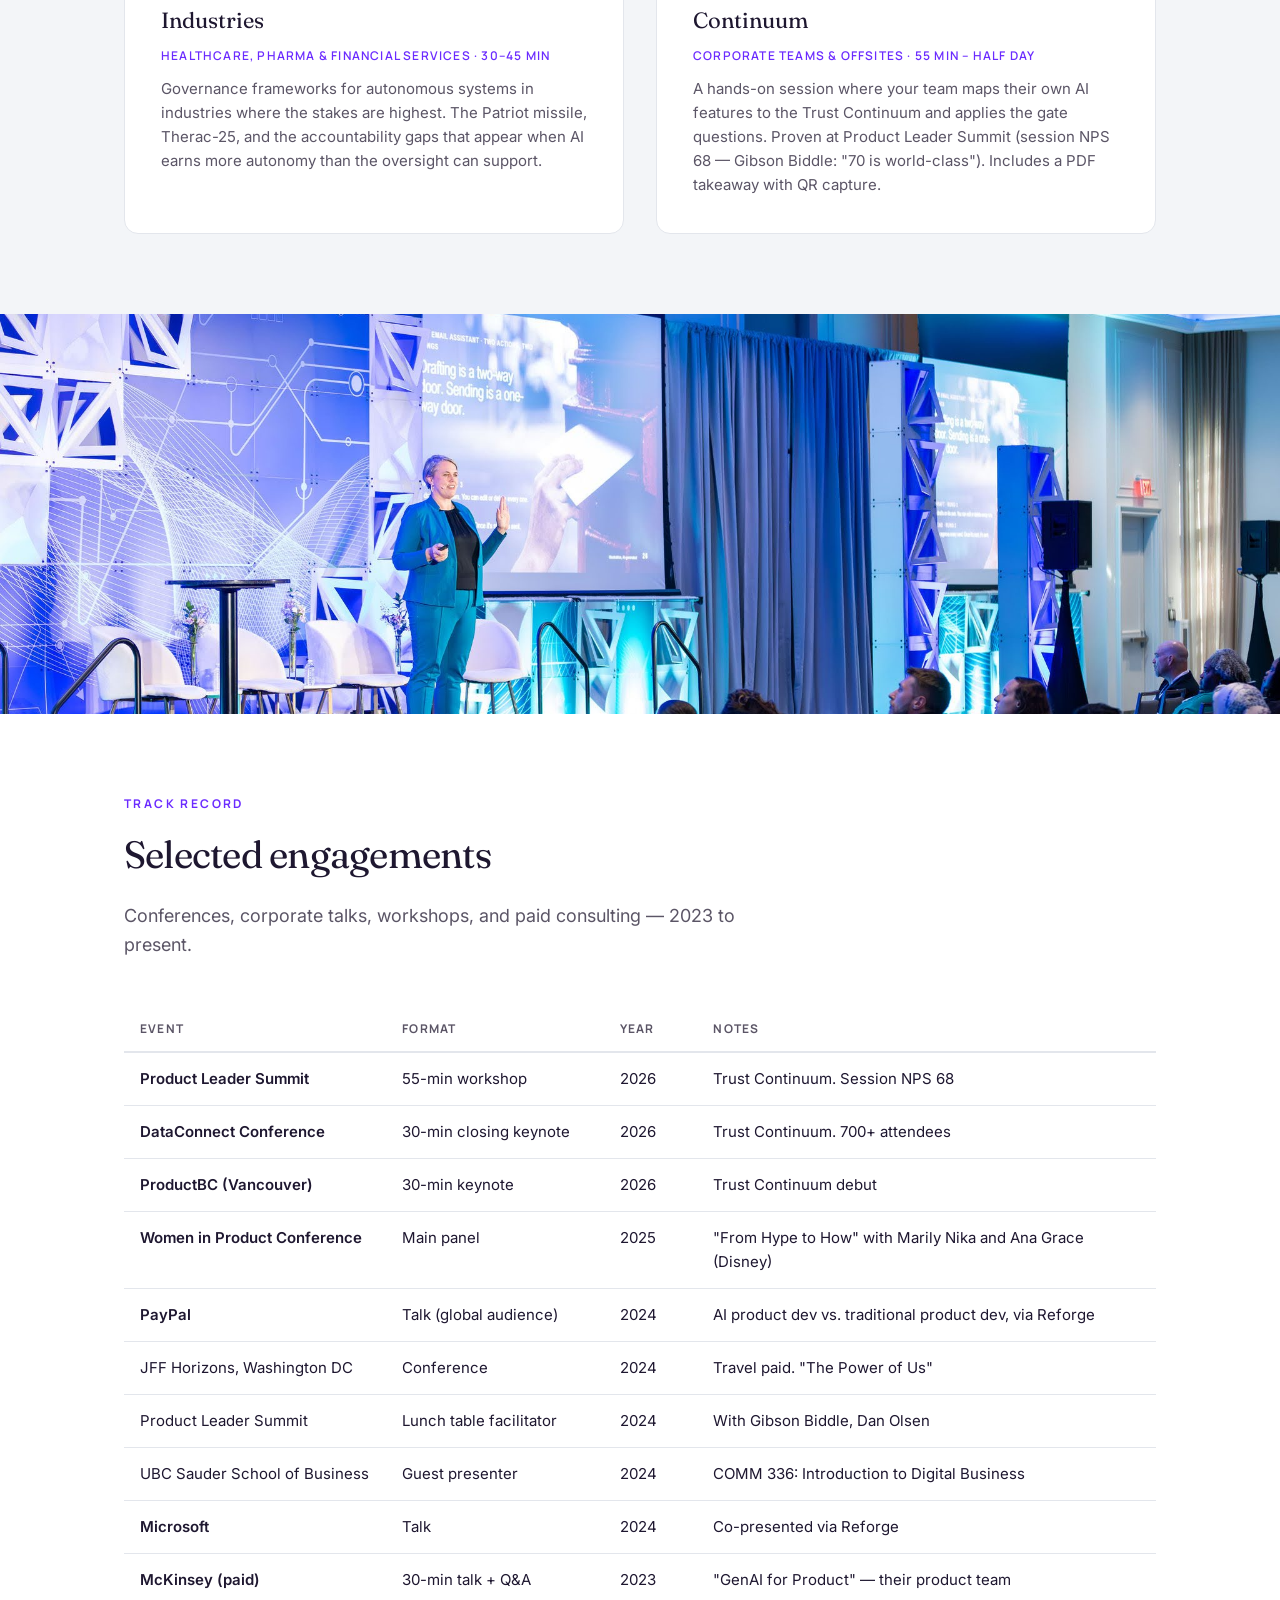
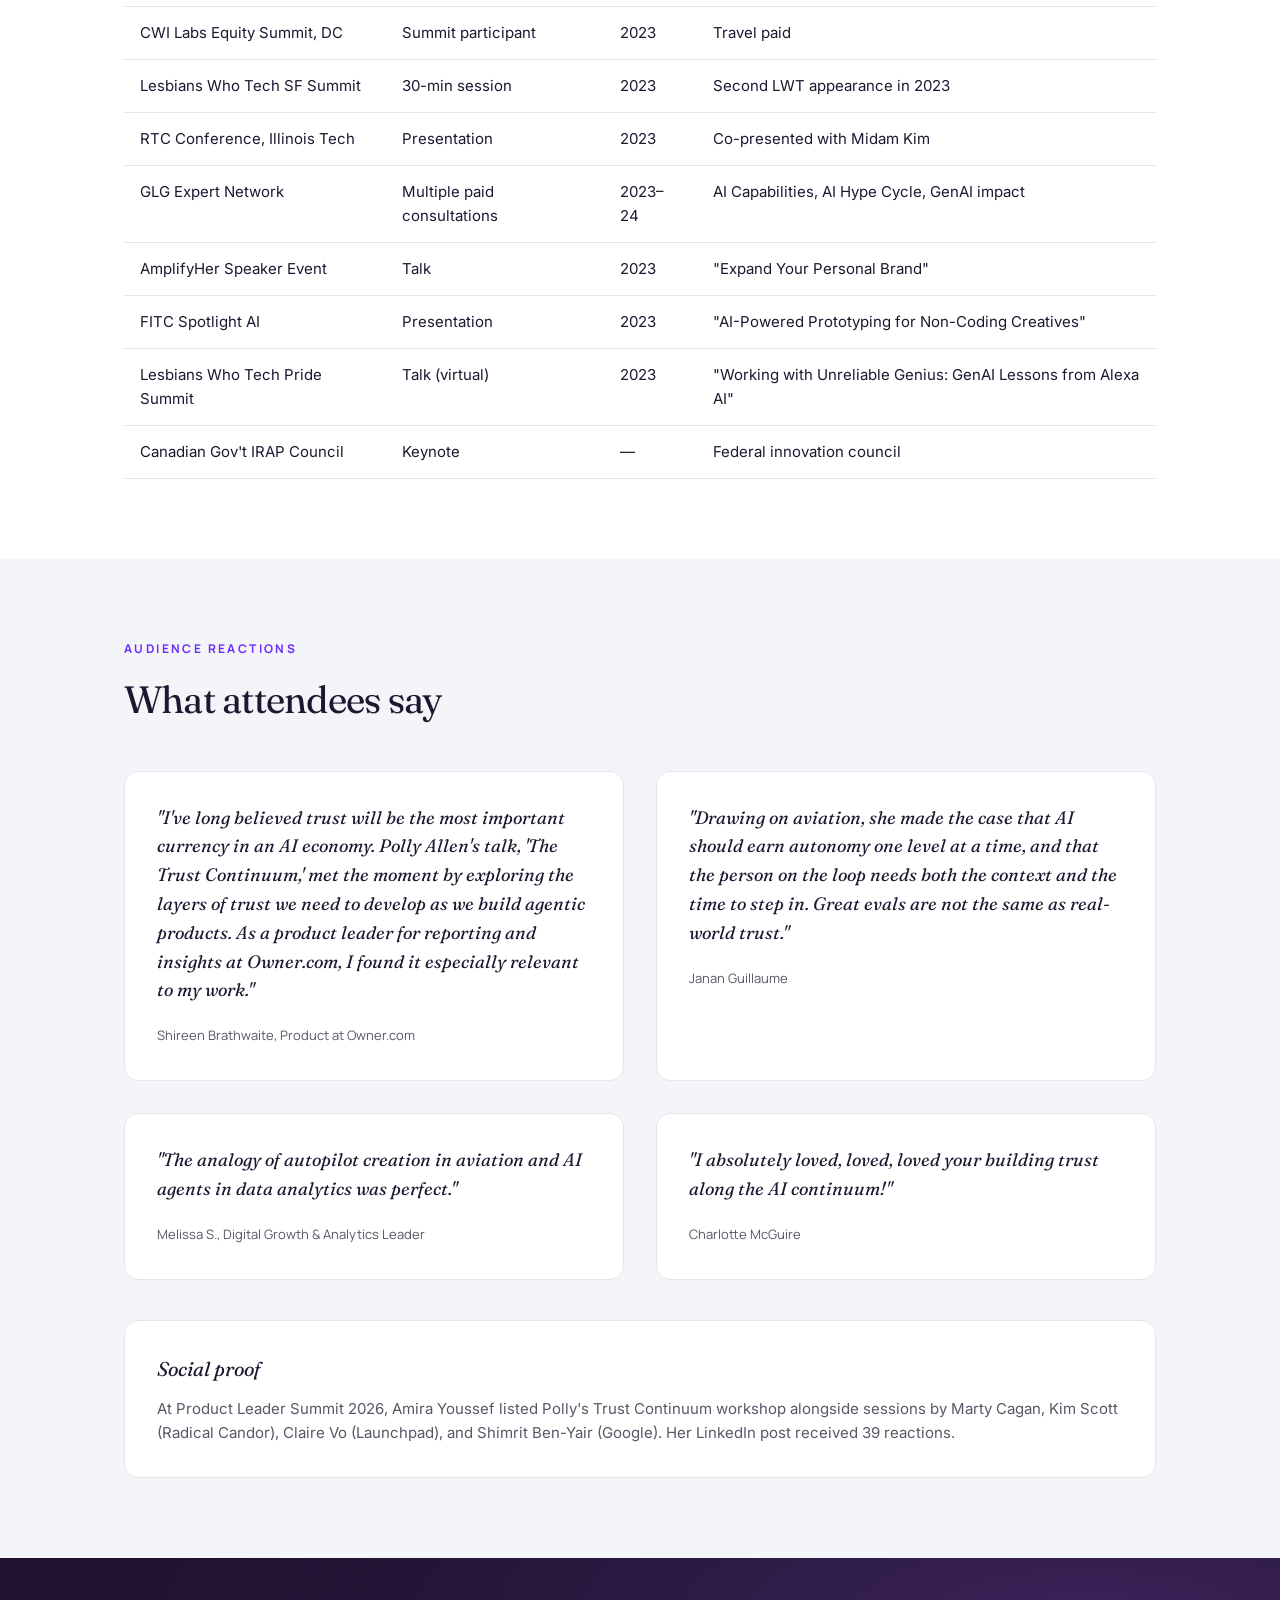
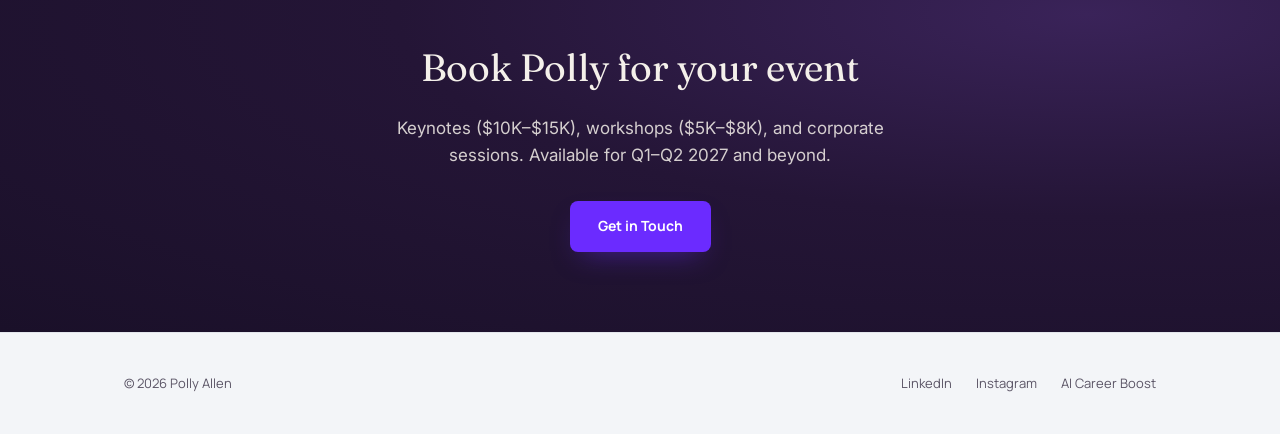
<file: speaking.html>
<!DOCTYPE html>
<html lang="en">
<head>
  <meta charset="UTF-8">
  <meta name="viewport" content="width=device-width, initial-scale=1.0">
  <title>Speaking — Polly Allen</title>
  <meta name="description" content="Polly Allen's speaking engagements: keynotes, workshops, and panels at McKinsey, Microsoft, PayPal, DataConnect, Women in Product, and more.">
  <link rel="stylesheet" href="css/style.css">
</head>
<body>

  <!-- Nav -->
  <nav class="site-nav">
    <div class="wrap">
      <a href="index.html" class="site-nav__name">Polly Allen</a>
      <ul class="site-nav__links">
        <li><a href="index.html">Home</a></li>
        <li><a href="speaking.html" class="active">Speaking</a></li>
        <li><a href="work.html">Work With Me</a></li>
        <li><a href="about.html">About</a></li>
        <li><a href="mailto:speaking@pollymallen.com" class="btn btn-primary" style="padding:10px 20px; color:#fff;">Book Polly</a></li>
      </ul>
    </div>
  </nav>

  <!-- Page hero -->
  <section class="hero" style="padding: 64px 0 56px;">
    <div class="wrap">
      <p class="hero__eyebrow">Speaking</p>
      <h1 style="font-size:2.375rem; margin-bottom:16px;">Keynotes, workshops, and panels on <em>AI trust and autonomy</em></h1>
      <p class="hero__sub" style="margin-bottom:0;">19+ engagements across 2023–2026. From a paid talk at McKinsey to closing DataConnect for 700+. Available for corporate events, conferences, and team workshops.</p>
    </div>
  </section>

  <!-- Talk descriptions -->
  <section class="section">
    <div class="wrap">
      <p class="section__eyebrow">Available Talks</p>
      <h2>One framework, tailored to your audience</h2>
      <p class="section__lead">The Trust Continuum scales to different audiences by swapping the emphasis. Every variant includes the gate questions, the aviation stories, and a practical takeaway.</p>

      <div class="talks-grid">
        <div class="talk-card">
          <h3>The Trust Continuum: Beyond Evals to Agentic Autonomy</h3>
          <p class="audience">Flagship Keynote · 30–55 min</p>
          <p>Five rungs from Answer to Act-within-limits. Aviation accidents mapped to AI failure modes. Gate questions at every step. The stories make the stakes visceral — Air France 447, the penny challenge, Swedish-law annotators, Boeing MCAS. Your audience leaves with a one-page checklist they can apply on Monday.</p>
        </div>
        <div class="talk-card">
          <h3>From Data Quality to Decision Confidence</h3>
          <p class="audience">Data &amp; Analytics Audiences · 30–45 min</p>
          <p>Data provenance as the foundation of trust. When your model is only as good as its data, the penny challenge and MCAS's reliance on a single sensor tell the story. For data teams building the pipelines that AI agents depend on.</p>
        </div>
        <div class="talk-card">
          <h3>Trust at Scale: Agentic AI in Regulated Industries</h3>
          <p class="audience">Healthcare, Pharma &amp; Financial Services · 30–45 min</p>
          <p>Governance frameworks for autonomous systems in industries where the stakes are highest. The Patriot missile, Therac-25, and the accountability gaps that appear when AI earns more autonomy than the oversight can support.</p>
        </div>
        <div class="talk-card">
          <h3>Workshop: Place Your Feature on the Continuum</h3>
          <p class="audience">Corporate Teams &amp; Offsites · 55 min – half day</p>
          <p>A hands-on session where your team maps their own AI features to the Trust Continuum and applies the gate questions. Proven at Product Leader Summit (session NPS 68 — Gibson Biddle: "70 is world-class"). Includes a PDF takeaway with QR capture.</p>
        </div>
      </div>
    </div>
  </section>

  <!-- Stage photo -->
  <img src="img/polly-audience.jpg" alt="Full audience at DataConnect 2026 during Polly Allen's Trust Continuum keynote" class="stage-photo">

  <!-- Engagements table -->
  <section class="section section--alt">
    <div class="wrap">
      <p class="section__eyebrow">Track Record</p>
      <h2>Selected engagements</h2>
      <p class="section__lead">Conferences, corporate talks, workshops, and paid consulting — 2023 to present.</p>

      <div style="overflow-x:auto;">
      <table class="engagements-table">
        <thead>
          <tr>
            <th>Event</th>
            <th>Format</th>
            <th>Year</th>
            <th>Notes</th>
          </tr>
        </thead>
        <tbody>
          <tr>
            <td class="highlight">Product Leader Summit</td>
            <td>55-min workshop</td>
            <td>2026</td>
            <td>Trust Continuum. Session NPS 68</td>
          </tr>
          <tr>
            <td class="highlight">DataConnect Conference</td>
            <td>30-min closing keynote</td>
            <td>2026</td>
            <td>Trust Continuum. 700+ attendees</td>
          </tr>
          <tr>
            <td class="highlight">ProductBC (Vancouver)</td>
            <td>30-min keynote</td>
            <td>2026</td>
            <td>Trust Continuum debut</td>
          </tr>
          <tr>
            <td class="highlight">Women in Product Conference</td>
            <td>Main panel</td>
            <td>2025</td>
            <td>"From Hype to How" with Marily Nika and Ana Grace (Disney)</td>
          </tr>
          <tr>
            <td class="highlight">PayPal</td>
            <td>Talk (global audience)</td>
            <td>2024</td>
            <td>AI product dev vs. traditional product dev, via Reforge</td>
          </tr>
          <tr>
            <td>JFF Horizons, Washington DC</td>
            <td>Conference</td>
            <td>2024</td>
            <td>Travel paid. "The Power of Us"</td>
          </tr>
          <tr>
            <td>Product Leader Summit</td>
            <td>Lunch table facilitator</td>
            <td>2024</td>
            <td>With Gibson Biddle, Dan Olsen</td>
          </tr>
          <tr>
            <td>UBC Sauder School of Business</td>
            <td>Guest presenter</td>
            <td>2024</td>
            <td>COMM 336: Introduction to Digital Business</td>
          </tr>
          <tr>
            <td class="highlight">Microsoft</td>
            <td>Talk</td>
            <td>2024</td>
            <td>Co-presented via Reforge</td>
          </tr>
          <tr>
            <td class="highlight">McKinsey (paid)</td>
            <td>30-min talk + Q&amp;A</td>
            <td>2023</td>
            <td>"GenAI for Product" — their product team</td>
          </tr>
          <tr>
            <td>CWI Labs Equity Summit, DC</td>
            <td>Summit participant</td>
            <td>2023</td>
            <td>Travel paid</td>
          </tr>
          <tr>
            <td>Lesbians Who Tech SF Summit</td>
            <td>30-min session</td>
            <td>2023</td>
            <td>Second LWT appearance in 2023</td>
          </tr>
          <tr>
            <td>RTC Conference, Illinois Tech</td>
            <td>Presentation</td>
            <td>2023</td>
            <td>Co-presented with Midam Kim</td>
          </tr>
          <tr>
            <td>GLG Expert Network</td>
            <td>Multiple paid consultations</td>
            <td>2023–24</td>
            <td>AI Capabilities, AI Hype Cycle, GenAI impact</td>
          </tr>
          <tr>
            <td>AmplifyHer Speaker Event</td>
            <td>Talk</td>
            <td>2023</td>
            <td>"Expand Your Personal Brand"</td>
          </tr>
          <tr>
            <td>FITC Spotlight AI</td>
            <td>Presentation</td>
            <td>2023</td>
            <td>"AI-Powered Prototyping for Non-Coding Creatives"</td>
          </tr>
          <tr>
            <td>Lesbians Who Tech Pride Summit</td>
            <td>Talk (virtual)</td>
            <td>2023</td>
            <td>"Working with Unreliable Genius: GenAI Lessons from Alexa AI"</td>
          </tr>
          <tr>
            <td>Canadian Gov't IRAP Council</td>
            <td>Keynote</td>
            <td>—</td>
            <td>Federal innovation council</td>
          </tr>
        </tbody>
      </table>
      </div>
    </div>
  </section>

  <!-- Testimonials -->
  <section class="section">
    <div class="wrap">
      <p class="section__eyebrow">Audience Reactions</p>
      <h2>What attendees say</h2>

      <div class="quotes-grid" style="margin-top:40px;">
        <div class="quote-card">
          <blockquote>"I've long believed trust will be the most important currency in an AI economy. Polly Allen's talk, 'The Trust Continuum,' met the moment by exploring the layers of trust we need to develop as we build agentic products. As a product leader for reporting and insights at Owner.com, I found it especially relevant to my work."</blockquote>
          <cite>Shireen Brathwaite, Product at Owner.com</cite>
        </div>
        <div class="quote-card">
          <blockquote>"Drawing on aviation, she made the case that AI should earn autonomy one level at a time, and that the person on the loop needs both the context and the time to step in. Great evals are not the same as real-world trust."</blockquote>
          <cite>Janan Guillaume</cite>
        </div>
        <div class="quote-card">
          <blockquote>"The analogy of autopilot creation in aviation and AI agents in data analytics was perfect."</blockquote>
          <cite>Melissa S., Digital Growth &amp; Analytics Leader</cite>
        </div>
        <div class="quote-card">
          <blockquote>"I absolutely loved, loved, loved your building trust along the AI continuum!"</blockquote>
          <cite>Charlotte McGuire</cite>
        </div>
      </div>

      <div style="margin-top:40px; padding:32px; background:var(--surface); border:1px solid var(--border); border-radius:14px;">
        <p style="font-family:var(--font-display); font-size:1.25rem; font-style:italic; margin-bottom:12px;">Social proof</p>
        <p style="color:var(--muted); font-size:0.9375rem;">At Product Leader Summit 2026, Amira Youssef listed Polly's Trust Continuum workshop alongside sessions by Marty Cagan, Kim Scott (Radical Candor), Claire Vo (Launchpad), and Shimrit Ben-Yair (Google). Her LinkedIn post received 39 reactions.</p>
      </div>
    </div>
  </section>

  <!-- CTA -->
  <section class="cta-banner">
    <div class="wrap">
      <h2>Book Polly for your event</h2>
      <p>Keynotes ($10K–$15K), workshops ($5K–$8K), and corporate sessions. Available for Q1–Q2 2027 and beyond.</p>
      <div class="btn-group">
        <a href="mailto:speaking@pollymallen.com" class="btn btn-primary">Get in Touch</a>
      </div>
    </div>
  </section>

  <!-- Footer -->
  <footer class="site-footer">
    <div class="wrap">
      <span>&copy; 2026 Polly Allen</span>
      <ul class="site-footer__links">
        <li><a href="https://www.linkedin.com/in/pollymallen/" target="_blank" rel="noopener">LinkedIn</a></li>
        <li><a href="https://www.instagram.com/pollymallen/" target="_blank" rel="noopener">Instagram</a></li>
        <li><a href="https://aicareerboost.com" target="_blank" rel="noopener">AI Career Boost</a></li>
      </ul>
    </div>
  </footer>

</body>
</html>
</file>
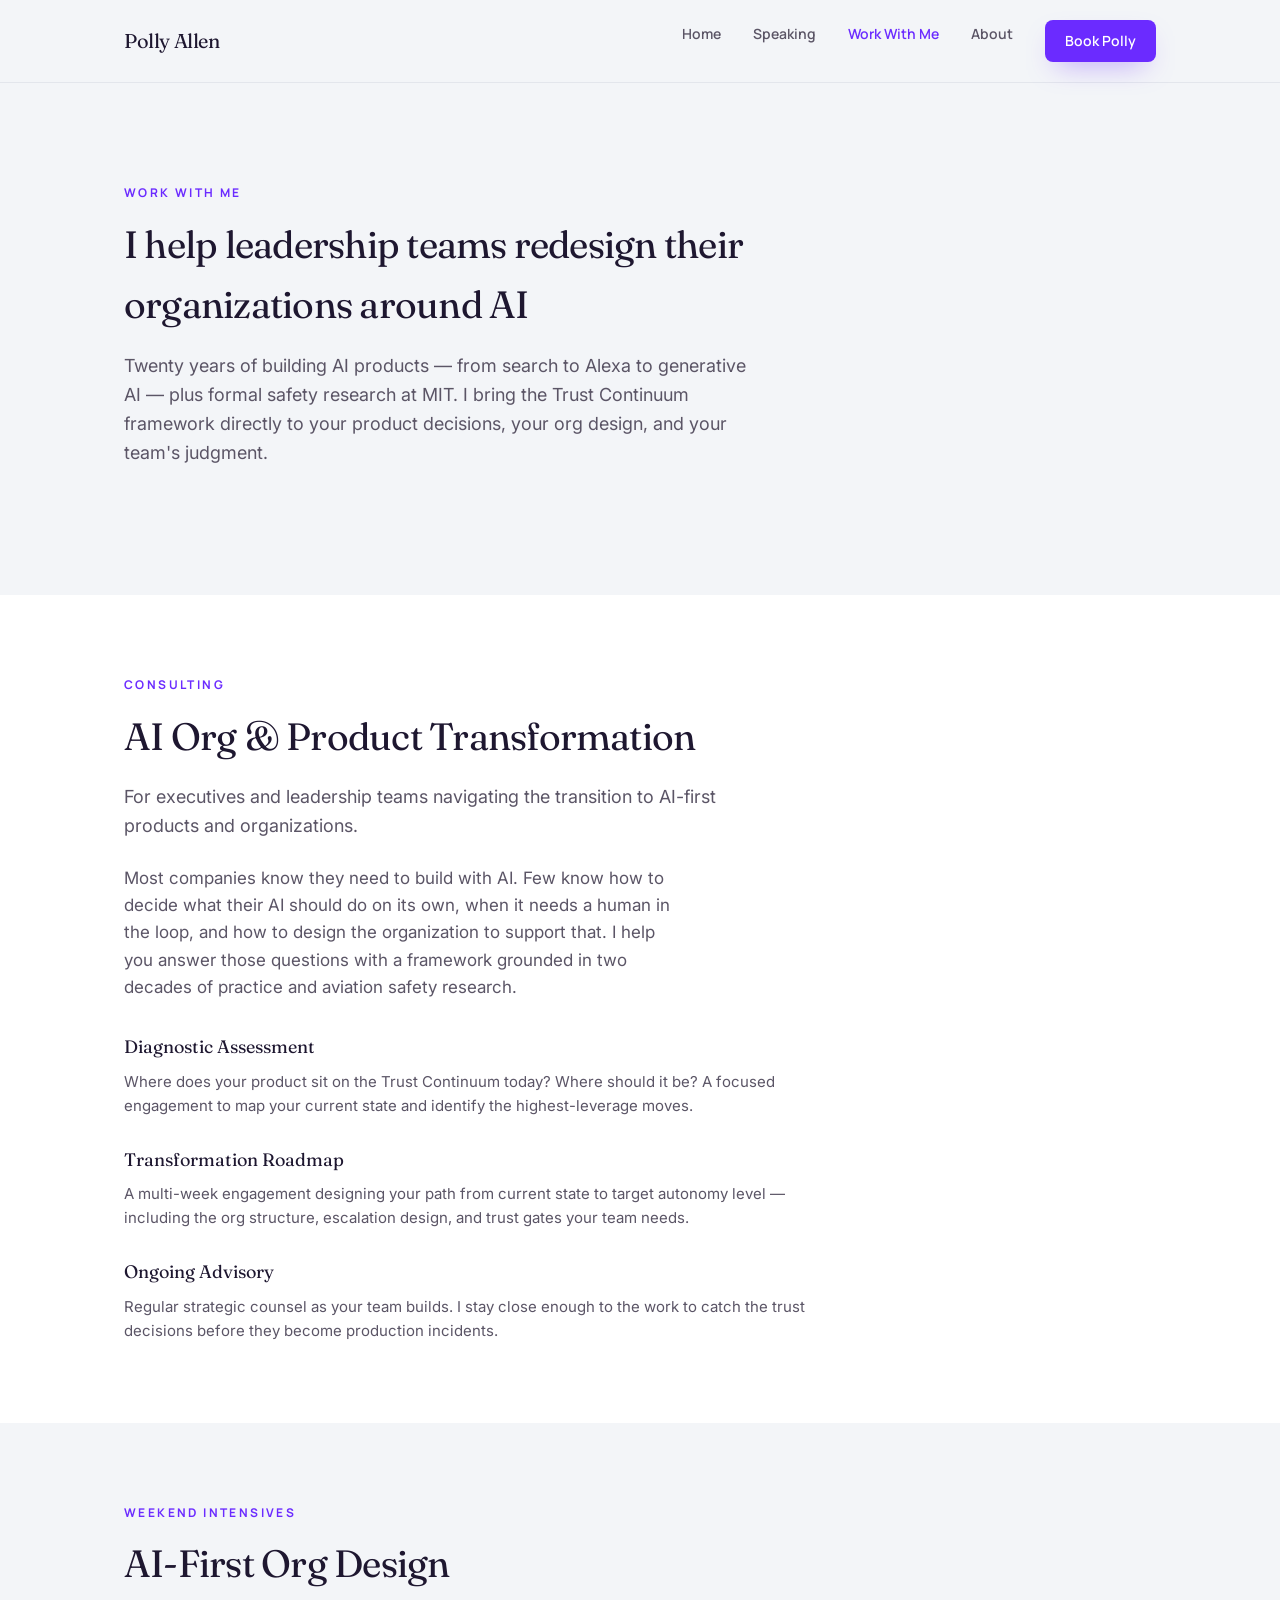
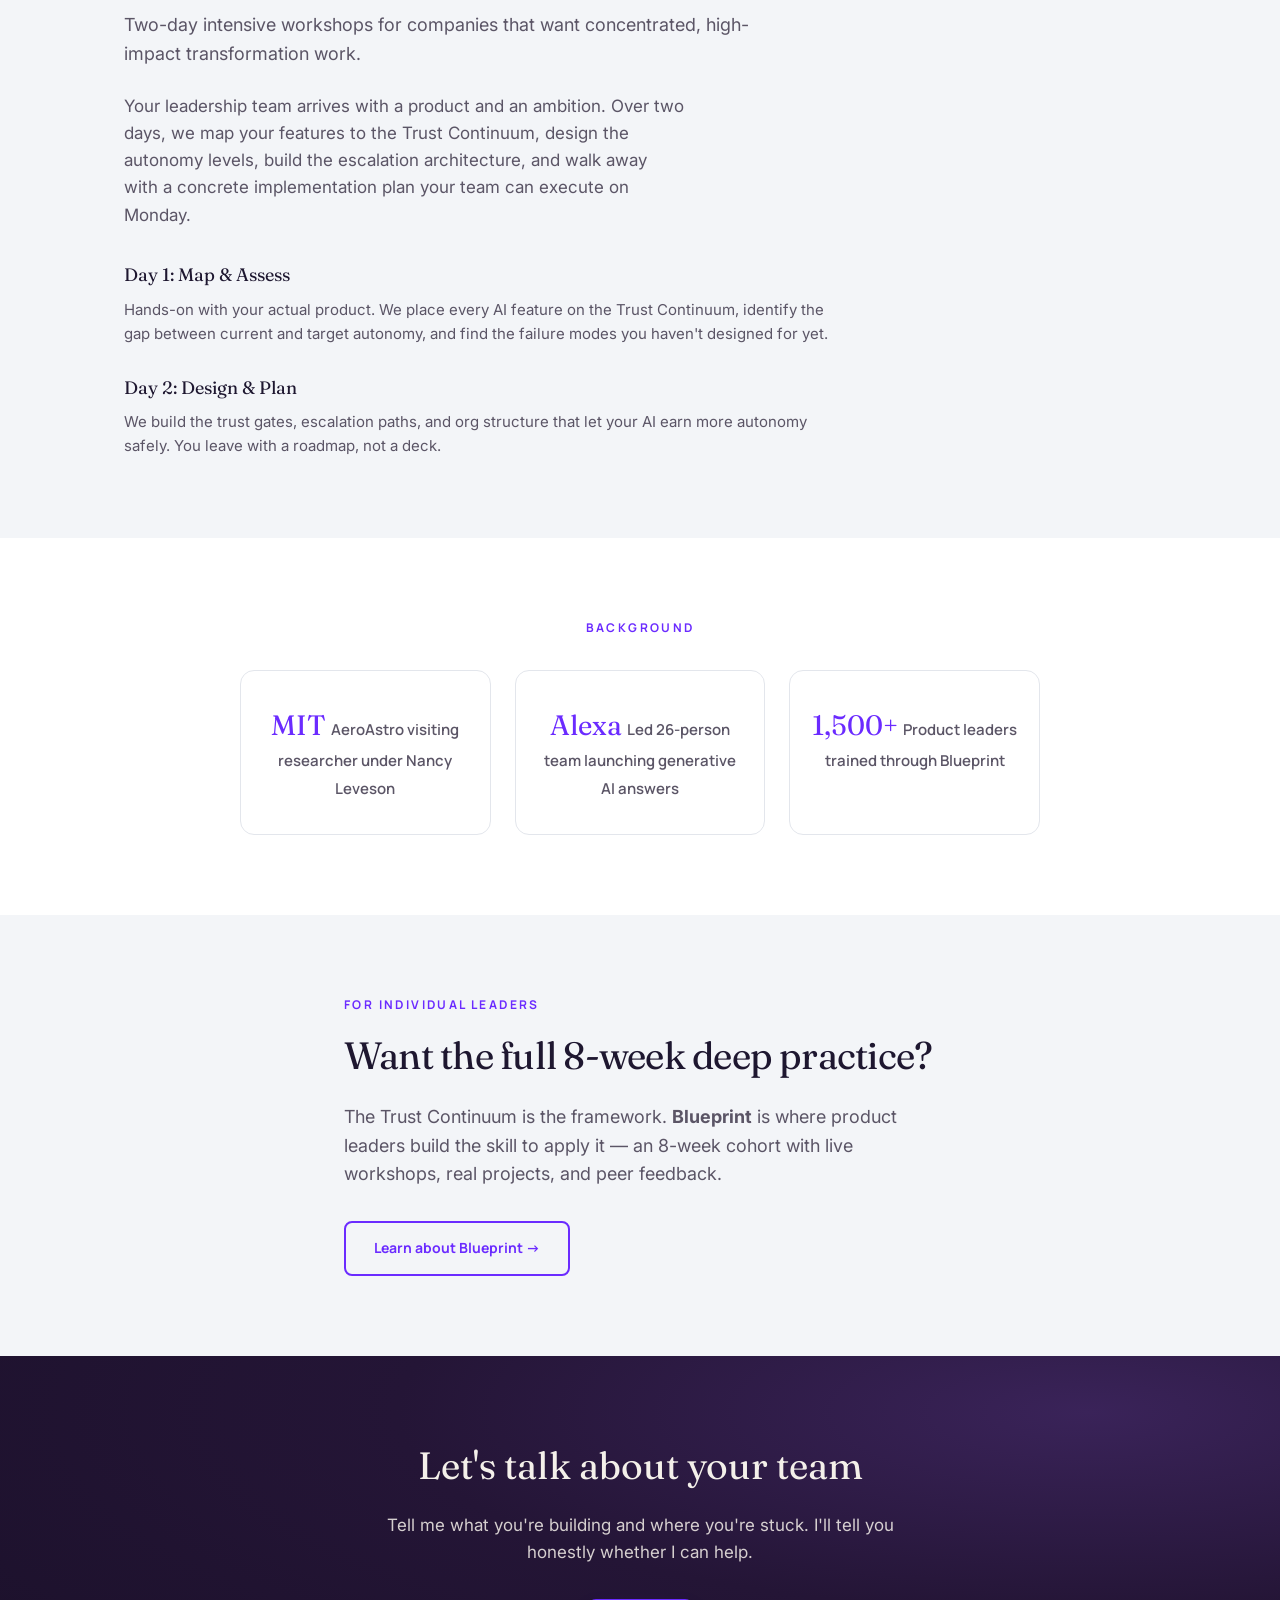
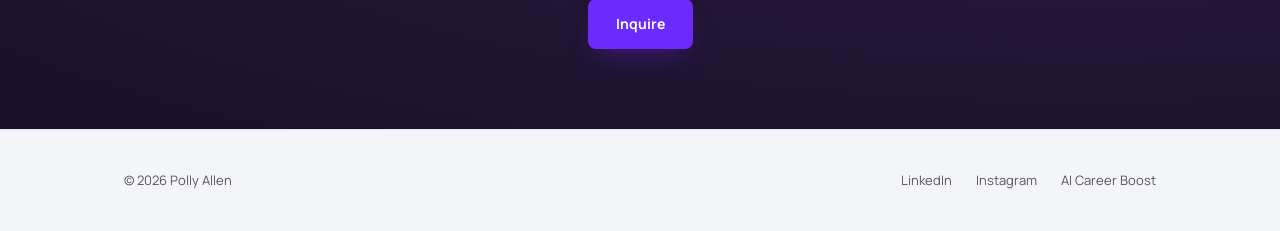
<file: work.html>
<!DOCTYPE html>
<html lang="en">
<head>
  <meta charset="UTF-8">
  <meta name="viewport" content="width=device-width, initial-scale=1.0">
  <title>Work With Me — Polly Allen</title>
  <meta name="description" content="AI consulting and intensives with Polly Allen. Org transformation, product strategy, and AI-first design for executive teams.">
  <link rel="stylesheet" href="css/style.css">
</head>
<body>

  <!-- Nav -->
  <nav class="site-nav">
    <div class="wrap">
      <a href="index.html" class="site-nav__name">Polly Allen</a>
      <ul class="site-nav__links">
        <li><a href="index.html">Home</a></li>
        <li><a href="speaking.html">Speaking</a></li>
        <li><a href="work.html" class="active">Work With Me</a></li>
        <li><a href="about.html">About</a></li>
        <li><a href="mailto:speaking@pollymallen.com" class="btn btn-primary" style="padding:10px 20px; color:#fff;">Book Polly</a></li>
      </ul>
    </div>
  </nav>

  <!-- Page hero -->
  <section class="section" style="padding-top:100px;">
    <div class="wrap">
      <p class="section__eyebrow">Work With Me</p>
      <h2 style="max-width:680px;">I help leadership teams redesign their organizations around AI</h2>
      <p class="section__lead">Twenty years of building AI products — from search to Alexa to generative AI — plus formal safety research at MIT. I bring the Trust Continuum framework directly to your product decisions, your org design, and your team's judgment.</p>
    </div>
  </section>

  <!-- Consulting -->
  <section class="section section--alt">
    <div class="wrap">
      <div class="work-offering">
        <div class="work-offering__text">
          <p class="section__eyebrow">Consulting</p>
          <h2>AI Org &amp; Product Transformation</h2>
          <p class="section__lead" style="margin-bottom:24px;">For executives and leadership teams navigating the transition to AI-first products and organizations.</p>
          <p style="color:var(--muted); max-width:560px; margin-bottom:32px;">Most companies know they need to build with AI. Few know how to decide what their AI should do on its own, when it needs a human in the loop, and how to design the organization to support that. I help you answer those questions with a framework grounded in two decades of practice and aviation safety research.</p>

          <div class="work-details">
            <div class="work-detail">
              <h4>Diagnostic Assessment</h4>
              <p>Where does your product sit on the Trust Continuum today? Where should it be? A focused engagement to map your current state and identify the highest-leverage moves.</p>
            </div>
            <div class="work-detail">
              <h4>Transformation Roadmap</h4>
              <p>A multi-week engagement designing your path from current state to target autonomy level — including the org structure, escalation design, and trust gates your team needs.</p>
            </div>
            <div class="work-detail">
              <h4>Ongoing Advisory</h4>
              <p>Regular strategic counsel as your team builds. I stay close enough to the work to catch the trust decisions before they become production incidents.</p>
            </div>
          </div>
        </div>
      </div>
    </div>
  </section>

  <!-- Weekend Intensives -->
  <section class="section">
    <div class="wrap">
      <div class="work-offering">
        <div class="work-offering__text">
          <p class="section__eyebrow">Weekend Intensives</p>
          <h2>AI-First Org Design</h2>
          <p class="section__lead" style="margin-bottom:24px;">Two-day intensive workshops for companies that want concentrated, high-impact transformation work.</p>
          <p style="color:var(--muted); max-width:560px; margin-bottom:32px;">Your leadership team arrives with a product and an ambition. Over two days, we map your features to the Trust Continuum, design the autonomy levels, build the escalation architecture, and walk away with a concrete implementation plan your team can execute on Monday.</p>

          <div class="work-details">
            <div class="work-detail">
              <h4>Day 1: Map &amp; Assess</h4>
              <p>Hands-on with your actual product. We place every AI feature on the Trust Continuum, identify the gap between current and target autonomy, and find the failure modes you haven't designed for yet.</p>
            </div>
            <div class="work-detail">
              <h4>Day 2: Design &amp; Plan</h4>
              <p>We build the trust gates, escalation paths, and org structure that let your AI earn more autonomy safely. You leave with a roadmap, not a deck.</p>
            </div>
          </div>
        </div>
      </div>
    </div>
  </section>

  <!-- Credentials strip -->
  <section class="section section--alt">
    <div class="wrap" style="text-align:center;">
      <p class="section__eyebrow">Background</p>
      <div class="credentials-grid" style="max-width:800px; margin:32px auto 0;">
        <div class="credential">
          <span class="number">MIT</span>
          <span class="label">AeroAstro visiting researcher under Nancy Leveson</span>
        </div>
        <div class="credential">
          <span class="number">Alexa</span>
          <span class="label">Led 26-person team launching generative AI answers</span>
        </div>
        <div class="credential">
          <span class="number">1,500+</span>
          <span class="label">Product leaders trained through Blueprint</span>
        </div>
      </div>
    </div>
  </section>

  <!-- Cross-link to Blueprint -->
  <section class="section">
    <div class="wrap" style="max-width:640px;">
      <p class="section__eyebrow">For Individual Leaders</p>
      <h2>Want the full 8-week deep practice?</h2>
      <p class="section__lead" style="margin-bottom:32px;">The Trust Continuum is the framework. <strong>Blueprint</strong> is where product leaders build the skill to apply it — an 8-week cohort with live workshops, real projects, and peer feedback.</p>
      <a href="https://aicareerboost.com" class="btn btn-outline-dark" target="_blank" rel="noopener">Learn about Blueprint &rarr;</a>
    </div>
  </section>

  <!-- CTA -->
  <section class="cta-banner">
    <div class="wrap">
      <h2>Let's talk about your team</h2>
      <p>Tell me what you're building and where you're stuck. I'll tell you honestly whether I can help.</p>
      <div class="btn-group">
        <a href="mailto:speaking@pollymallen.com?subject=Consulting%20inquiry" class="btn btn-primary">Inquire</a>
      </div>
    </div>
  </section>

  <!-- Footer -->
  <footer class="site-footer">
    <div class="wrap">
      <span>&copy; 2026 Polly Allen</span>
      <ul class="site-footer__links">
        <li><a href="https://www.linkedin.com/in/pollymallen/" target="_blank" rel="noopener">LinkedIn</a></li>
        <li><a href="https://www.instagram.com/pollymallen/" target="_blank" rel="noopener">Instagram</a></li>
        <li><a href="https://aicareerboost.com" target="_blank" rel="noopener">AI Career Boost</a></li>
      </ul>
    </div>
  </footer>

</body>
</html>
</file>
<file: css/style.css>
/* ============================================================
   pollymallen.com — Speaker Site
   Uses AI Career Boost design tokens adapted for personal brand.
   ============================================================ */

@import url('https://fonts.googleapis.com/css2?family=Fraunces:ital,opsz,wght@0,9..144,300..700;1,9..144,400..600&family=Manrope:wght@400;500;600;700;800&family=Inter:wght@400;500;600&display=swap');

:root {
  --violet:        #6b2bff;
  --violet-press:  #5a1fe0;
  --lilac:         #c6a8ff;
  --apricot:       #ee8a5c;
  --plum:          #241536;
  --plum-deep:     #1a1029;
  --plum-lift:     #3a2359;
  --cream:         #f4f0ea;

  --canvas:        #f3f5f8;
  --surface:       #ffffff;
  --ink:           #1e1730;
  --muted:         #5b5566;
  --border:        #e3e6ec;

  --font-display: 'Fraunces', Georgia, serif;
  --font-ui:      'Manrope', system-ui, sans-serif;
  --font-body:    'Inter', system-ui, sans-serif;

  --shadow-cta: 0 12px 28px -12px rgba(107, 43, 255, 0.5);
  --shadow-card: 0 24px 56px -30px rgba(30, 23, 48, 0.25);

  --r-sm:   8px;
  --r-md:   14px;
  --r-lg:   22px;

  --maxw: 1080px;
}

/* ---------- Reset ---------- */
*, *::before, *::after { box-sizing: border-box; margin: 0; padding: 0; }

body {
  background: var(--canvas);
  color: var(--ink);
  font-family: var(--font-body);
  font-size: 1.0625rem;
  line-height: 1.6;
  -webkit-font-smoothing: antialiased;
}

img { max-width: 100%; height: auto; display: block; }
a { color: var(--violet); text-decoration: none; }
a:hover { color: var(--violet-press); }

.wrap { max-width: var(--maxw); margin: 0 auto; padding: 0 24px; }

/* ---------- Nav ---------- */
.site-nav {
  padding: 20px 0;
  border-bottom: 1px solid var(--border);
  background: var(--canvas);
  position: sticky;
  top: 0;
  z-index: 100;
}
.site-nav .wrap {
  display: flex;
  align-items: center;
  justify-content: space-between;
}
.site-nav__name {
  font-family: var(--font-display);
  font-size: 1.25rem;
  font-weight: 400;
  color: var(--ink);
  letter-spacing: -0.02em;
}
.site-nav__links {
  display: flex;
  gap: 32px;
  list-style: none;
}
.site-nav__links a {
  font-family: var(--font-ui);
  font-size: 0.875rem;
  font-weight: 600;
  color: var(--muted);
  transition: color 0.15s;
}
.site-nav__links a:hover,
.site-nav__links a.active { color: var(--violet); }

/* ---------- Hero (full-width image) ---------- */
.hero {
  position: relative;
  min-height: 85vh;
  display: flex;
  align-items: center;
  background: url('../img/polly-stage.jpg') 35% 15% / 160% auto no-repeat;
  color: var(--cream);
}
.hero::after {
  content: '';
  position: absolute;
  inset: 0;
  background: linear-gradient(
    to right,
    rgba(36, 21, 54, 0.0) 0%,
    rgba(36, 21, 54, 0.05) 40%,
    rgba(36, 21, 54, 0.4) 55%,
    rgba(36, 21, 54, 0.88) 68%,
    rgba(26, 16, 41, 0.95) 80%
  );
}
.hero__content {
  position: relative;
  z-index: 1;
  width: 100%;
  padding: 0 clamp(24px, 5vw, 80px);
  display: flex;
  justify-content: flex-end;
}
.hero__text {
  max-width: 480px;
}
.hero__eyebrow {
  font-family: var(--font-ui);
  font-weight: 700;
  font-size: 0.75rem;
  letter-spacing: 0.2em;
  text-transform: uppercase;
  color: var(--lilac);
  margin-bottom: 16px;
}
.hero h1 {
  font-family: var(--font-display);
  font-size: 3.5rem;
  font-weight: 400;
  line-height: 1.12;
  letter-spacing: -0.02em;
  margin-bottom: 24px;
  max-width: 700px;
  text-shadow: 0 2px 20px rgba(26, 16, 41, 0.6);
}
.hero h1 em {
  font-style: italic;
  color: var(--lilac);
}
.hero__sub {
  font-size: 1.125rem;
  line-height: 1.7;
  color: rgba(244, 240, 234, 0.9);
  margin-bottom: 32px;
  max-width: 560px;
}

/* ---------- Buttons ---------- */
.btn {
  display: inline-block;
  font-family: var(--font-ui);
  font-weight: 700;
  font-size: 0.875rem;
  padding: 14px 28px;
  border-radius: var(--r-sm);
  cursor: pointer;
  transition: all 0.15s;
  border: 0;
  text-decoration: none;
}
.btn-primary {
  background: var(--violet);
  color: #fff;
  box-shadow: var(--shadow-cta);
}
.btn-primary:hover { background: var(--violet-press); color: #fff; }
.btn-outline {
  background: transparent;
  color: var(--lilac);
  border: 2px solid var(--lilac);
}
.btn-outline:hover {
  background: var(--lilac);
  color: var(--plum);
}
.btn-outline-dark {
  background: transparent;
  color: var(--violet);
  border: 2px solid var(--violet);
}
.btn-outline-dark:hover {
  background: var(--violet);
  color: #fff;
}

/* ---------- Section structure ---------- */
.section {
  padding: 80px 0;
}
.section--alt {
  background: var(--surface);
}
.section__eyebrow {
  font-family: var(--font-ui);
  font-weight: 700;
  font-size: 0.75rem;
  letter-spacing: 0.2em;
  text-transform: uppercase;
  color: var(--violet);
  margin-bottom: 12px;
}
.section h2 {
  font-family: var(--font-display);
  font-size: 2.375rem;
  font-weight: 400;
  letter-spacing: -0.02em;
  margin-bottom: 16px;
}
.section__lead {
  font-size: 1.125rem;
  color: var(--muted);
  max-width: 640px;
  margin-bottom: 48px;
}

/* ---------- Logos wall ---------- */
.logos {
  padding: 56px 0;
  border-bottom: 1px solid var(--border);
}
.logos__label {
  text-align: center;
  font-family: var(--font-ui);
  font-weight: 700;
  font-size: 0.6875rem;
  letter-spacing: 0.15em;
  text-transform: uppercase;
  color: var(--muted);
  margin-bottom: 32px;
}
.logos__grid {
  display: flex;
  flex-wrap: wrap;
  justify-content: center;
  gap: 40px 48px;
  align-items: center;
}
.logos__grid span {
  font-family: var(--font-ui);
  font-weight: 700;
  font-size: 0.9375rem;
  color: var(--muted);
  opacity: 0.7;
  white-space: nowrap;
}

/* ---------- Quotes ---------- */
.quotes-grid {
  display: grid;
  grid-template-columns: repeat(2, 1fr);
  gap: 32px;
}
.quote-card {
  background: var(--surface);
  border: 1px solid var(--border);
  border-radius: var(--r-md);
  padding: 32px;
}
.quote-card blockquote {
  font-family: var(--font-display);
  font-size: 1.125rem;
  font-style: italic;
  line-height: 1.6;
  color: var(--ink);
  margin-bottom: 16px;
}
.quote-card cite {
  font-family: var(--font-ui);
  font-size: 0.8125rem;
  font-style: normal;
  color: var(--muted);
}

/* ---------- Reel section ---------- */
.reel-section {
  background: radial-gradient(120% 120% at 85% 15%,
              var(--plum-lift) 0%, var(--plum) 45%, var(--plum-deep) 100%);
  color: var(--cream);
  padding: 80px 0;
}
.reel-placeholder {
  background: rgba(255,255,255,0.06);
  border: 2px dashed rgba(198, 168, 255, 0.3);
  border-radius: var(--r-lg);
  padding: 80px 40px;
  text-align: center;
  max-width: 720px;
  margin: 0 auto;
}
.reel-placeholder p {
  font-family: var(--font-ui);
  font-size: 0.875rem;
  color: var(--lilac);
  opacity: 0.7;
}
.reel-placeholder .reel-title {
  font-family: var(--font-display);
  font-size: 1.5rem;
  color: var(--cream);
  margin-bottom: 8px;
  opacity: 1;
}

/* ---------- Speaking table ---------- */
.engagements-table {
  width: 100%;
  border-collapse: collapse;
  font-size: 0.9375rem;
}
.engagements-table thead {
  font-family: var(--font-ui);
  font-weight: 700;
  font-size: 0.75rem;
  letter-spacing: 0.1em;
  text-transform: uppercase;
  color: var(--muted);
  text-align: left;
}
.engagements-table th {
  padding: 12px 16px;
  border-bottom: 2px solid var(--border);
}
.engagements-table td {
  padding: 14px 16px;
  border-bottom: 1px solid var(--border);
  vertical-align: top;
}
.engagements-table tbody tr:hover {
  background: rgba(107, 43, 255, 0.03);
}
.engagements-table .highlight {
  font-weight: 600;
}

/* ---------- Talk cards ---------- */
.talks-grid {
  display: grid;
  grid-template-columns: repeat(2, 1fr);
  gap: 32px;
}
.talk-card {
  background: var(--surface);
  border: 1px solid var(--border);
  border-radius: var(--r-md);
  padding: 36px;
}
.talk-card h3 {
  font-family: var(--font-display);
  font-size: 1.375rem;
  font-weight: 400;
  margin-bottom: 8px;
}
.talk-card .audience {
  font-family: var(--font-ui);
  font-weight: 600;
  font-size: 0.75rem;
  letter-spacing: 0.1em;
  text-transform: uppercase;
  color: var(--violet);
  margin-bottom: 12px;
}
.talk-card p {
  color: var(--muted);
  font-size: 0.9375rem;
}

/* ---------- About page ---------- */
.about-hero {
  display: grid;
  grid-template-columns: 320px 1fr;
  gap: 64px;
  align-items: start;
}
.about-hero__photo {
  border-radius: var(--r-lg);
  object-fit: cover;
  width: 320px;
  height: 420px;
}
.about-content h2 {
  font-family: var(--font-display);
  font-size: 1.875rem;
  font-weight: 400;
  margin-bottom: 20px;
  margin-top: 40px;
}
.about-content h2:first-child { margin-top: 0; }
.about-content p { margin-bottom: 16px; max-width: 600px; }

.credentials-grid {
  display: grid;
  grid-template-columns: repeat(3, 1fr);
  gap: 24px;
  margin-top: 48px;
}
.credential {
  text-align: center;
  padding: 32px 20px;
  background: var(--surface);
  border: 1px solid var(--border);
  border-radius: var(--r-md);
}
.credential .number {
  font-family: var(--font-display);
  font-size: 2.375rem;
  color: var(--violet);
  margin-bottom: 4px;
}
.credential .label {
  font-family: var(--font-ui);
  font-size: 0.8125rem;
  font-weight: 600;
  color: var(--muted);
}

/* ---------- Podcast ---------- */
.podcast-feature {
  display: grid;
  grid-template-columns: 1fr 1fr;
  gap: 48px;
  align-items: center;
}
.podcast-feature__art {
  background: var(--plum);
  border-radius: var(--r-lg);
  padding: 48px;
  text-align: center;
  color: var(--cream);
}
.podcast-feature__art .title {
  font-family: var(--font-display);
  font-size: 1.5rem;
  font-style: italic;
  margin-bottom: 8px;
}
.podcast-feature__art .eps {
  font-family: var(--font-ui);
  font-size: 0.875rem;
  color: var(--lilac);
}

/* ---------- Advisory steps ---------- */
.advisory-steps {
  display: flex;
  flex-direction: column;
  gap: 32px;
  margin-top: 48px;
  max-width: 640px;
}
.advisory-step {
  display: flex;
  gap: 24px;
  align-items: flex-start;
}
.advisory-step__number {
  flex-shrink: 0;
  width: 48px;
  height: 48px;
  border-radius: 50%;
  background: var(--violet);
  color: #fff;
  font-family: var(--font-display);
  font-size: 1.25rem;
  display: flex;
  align-items: center;
  justify-content: center;
}
.advisory-step h3 {
  font-family: var(--font-display);
  font-size: 1.25rem;
  font-weight: 400;
  margin-bottom: 8px;
}
.advisory-step p {
  color: var(--muted);
  font-size: 0.9375rem;
}

/* ---------- CTA banner ---------- */
.cta-banner {
  background: radial-gradient(120% 120% at 85% 15%,
              var(--plum-lift) 0%, var(--plum) 45%, var(--plum-deep) 100%);
  color: var(--cream);
  padding: 80px 0;
  text-align: center;
}
.cta-banner h2 {
  font-family: var(--font-display);
  font-size: 2.375rem;
  font-weight: 400;
  margin-bottom: 16px;
  color: var(--cream);
}
.cta-banner p {
  color: rgba(244, 240, 234, 0.85);
  margin-bottom: 32px;
  max-width: 520px;
  margin-left: auto;
  margin-right: auto;
}
.cta-banner .btn-group {
  display: flex;
  gap: 16px;
  justify-content: center;
}

/* ---------- Footer ---------- */
.site-footer {
  padding: 40px 0;
  border-top: 1px solid var(--border);
  font-family: var(--font-ui);
  font-size: 0.8125rem;
  color: var(--muted);
}
.site-footer .wrap {
  display: flex;
  justify-content: space-between;
  align-items: center;
}
.site-footer__links {
  display: flex;
  gap: 24px;
  list-style: none;
}
.site-footer__links a { color: var(--muted); }
.site-footer__links a:hover { color: var(--violet); }

/* ---------- Stage photo (full-width) ---------- */
.stage-photo {
  width: 100%;
  height: 400px;
  object-fit: cover;
  object-position: center 30%;
}

/* ---------- Work page ---------- */
.work-offering { max-width: 720px; }
.work-details { display: flex; flex-direction: column; gap: 28px; }
.work-detail h4 {
  font-family: var(--font-display);
  font-size: 1.125rem;
  font-weight: 400;
  margin-bottom: 8px;
}
.work-detail p { color: var(--muted); font-size: 0.9375rem; }
.credentials-grid .number {
  font-family: var(--font-display);
  font-size: 1.75rem;
  font-weight: 400;
  color: var(--violet);
}
.credentials-grid .label {
  font-size: 0.9375rem;
  color: var(--muted);
  margin-top: 4px;
}

/* ---------- Responsive ---------- */
@media (max-width: 768px) {
  .hero {
    min-height: auto;
    aspect-ratio: 9/16;
    max-height: 100svh;
    align-items: flex-end;
    background-position: 32% 18%;
    background-size: 220% auto;
  }
  .hero::after {
    background: linear-gradient(
      to top,
      rgba(26, 16, 41, 0.97) 0%,
      rgba(36, 21, 54, 0.95) 30%,
      rgba(36, 21, 54, 0.75) 50%,
      rgba(36, 21, 54, 0.15) 70%,
      rgba(36, 21, 54, 0.0) 80%
    );
  }
  .hero__content {
    justify-content: flex-start;
    padding-bottom: 32px;
  }
  .hero__text { max-width: 100%; }
  .hero h1 { font-size: 2rem; }
  .hero__sub { font-size: 1rem; }
  .quotes-grid { grid-template-columns: 1fr; }
  .talks-grid { grid-template-columns: 1fr; }
  .about-hero {
    grid-template-columns: 1fr;
    gap: 32px;
  }
  .about-hero__photo {
    width: 100%;
    height: 360px;
  }
  .credentials-grid { grid-template-columns: 1fr; }
  .podcast-feature { grid-template-columns: 1fr; }
  .site-nav__links { gap: 20px; }
  .cta-banner .btn-group { flex-direction: column; align-items: center; }
  .engagements-table { font-size: 0.8125rem; }
  .engagements-table th,
  .engagements-table td { padding: 10px 8px; }
  .section h2 { font-size: 1.875rem; }
}
</file>
